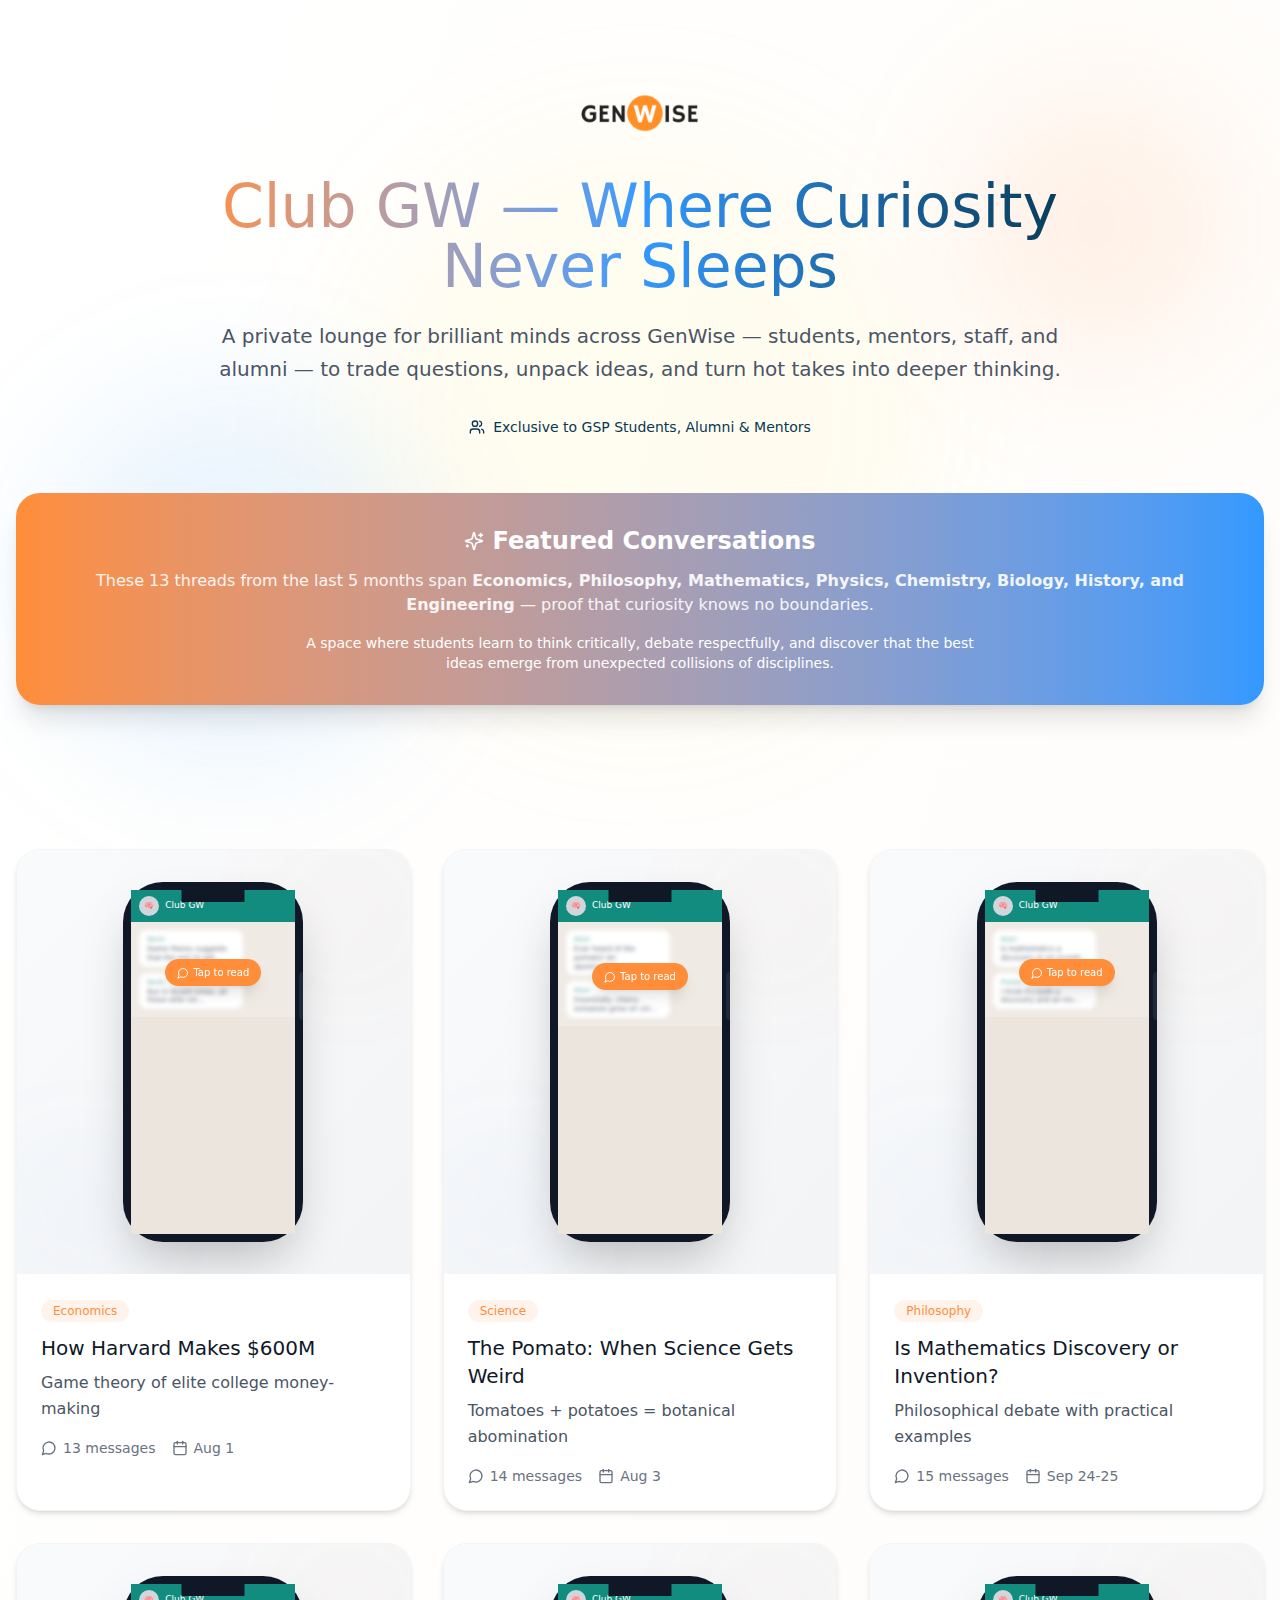
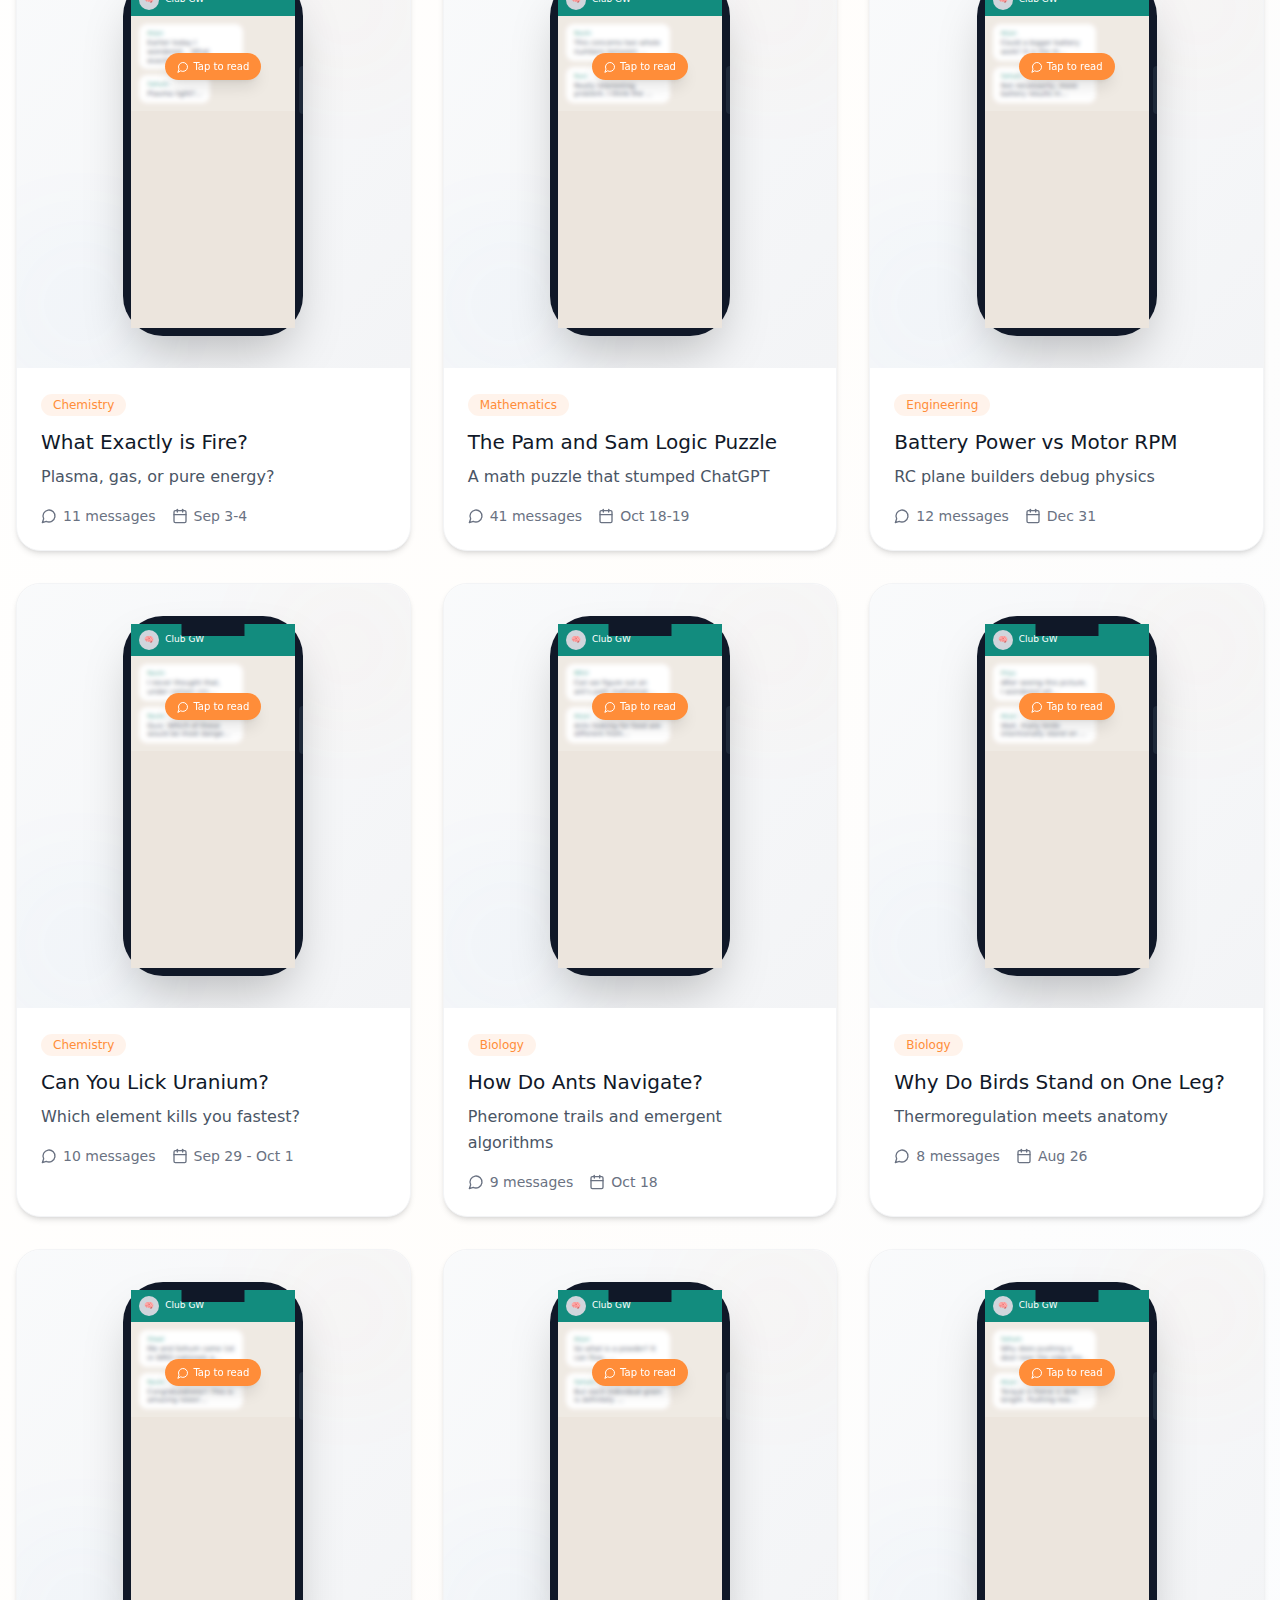
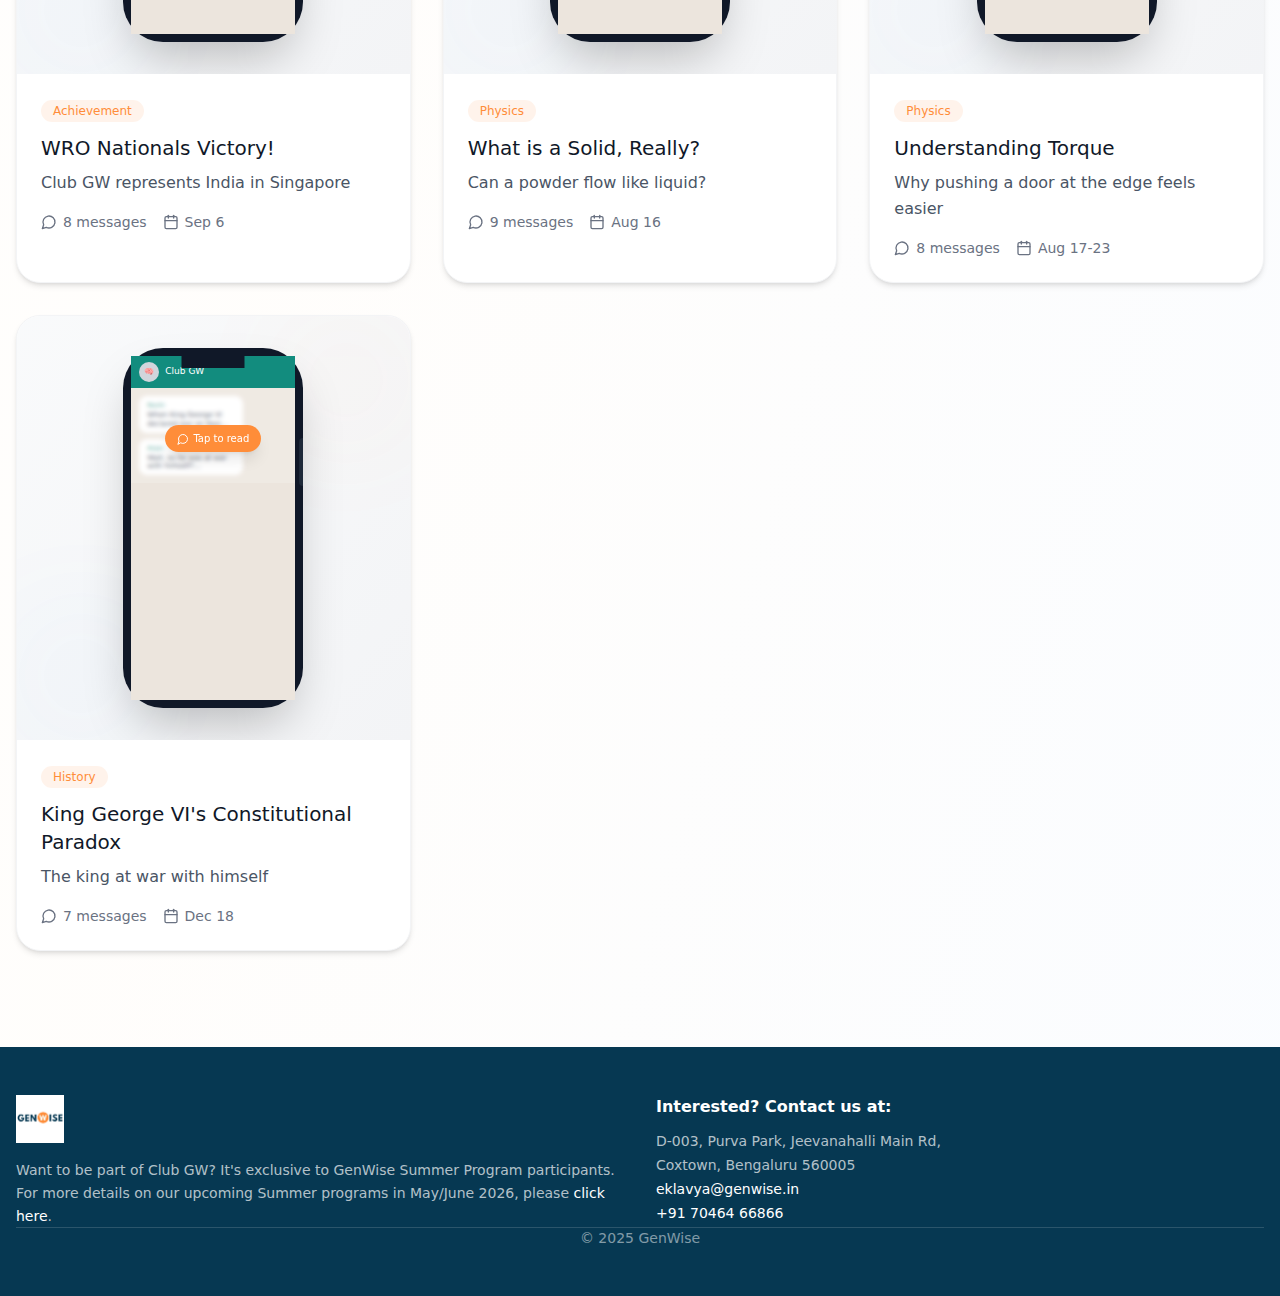
<file: index.html>
<!DOCTYPE html>
  <html lang="en">
    <head>
      <meta charset="UTF-8" />
      <meta name="viewport" content="width=device-width, initial-scale=1.0" />
      <title>Club GW — Where Curiosity Never Sleeps</title>
      <meta name="description" content="A private lounge for brilliant minds across GenWise — students, mentors, staff, and alumni — to trade questions, unpack ideas, and turn hot takes into deeper thinking." />

      <!-- Open Graph / Facebook -->
      <meta property="og:type" content="website" />
      <meta property="og:url" content="https://clubgw.genwise.in/" />
      <meta property="og:title" content="Club GW — Where Curiosity Never Sleeps" />
      <meta property="og:description" content="A private lounge for brilliant minds across GenWise — students, mentors, staff, and alumni — to trade questions, unpack ideas, and turn hot takes into deeper thinking." />
      <meta property="og:image" content="https://clubgw.genwise.in/assets/genwise-logo-DG3XV2PB.png" />

      <!-- Twitter -->
      <meta name="twitter:card" content="summary_large_image" />
      <meta name="twitter:url" content="https://clubgw.genwise.in/" />
      <meta name="twitter:title" content="Club GW — Where Curiosity Never Sleeps" />
      <meta name="twitter:description" content="A private lounge for brilliant minds across GenWise — students, mentors, staff, and alumni — to trade questions, unpack ideas, and turn hot takes into deeper thinking." />
      <meta name="twitter:image" content="https://clubgw.genwise.in/assets/genwise-logo-DG3XV2PB.png" />
      <script type="module" crossorigin src="/assets/index-DvodI_mE.js"></script>
      <link rel="stylesheet" crossorigin href="/assets/index-Daxo3kS1.css">
    </head>

    <body>
      <div id="root"></div>
    </body>
  </html>
</file>
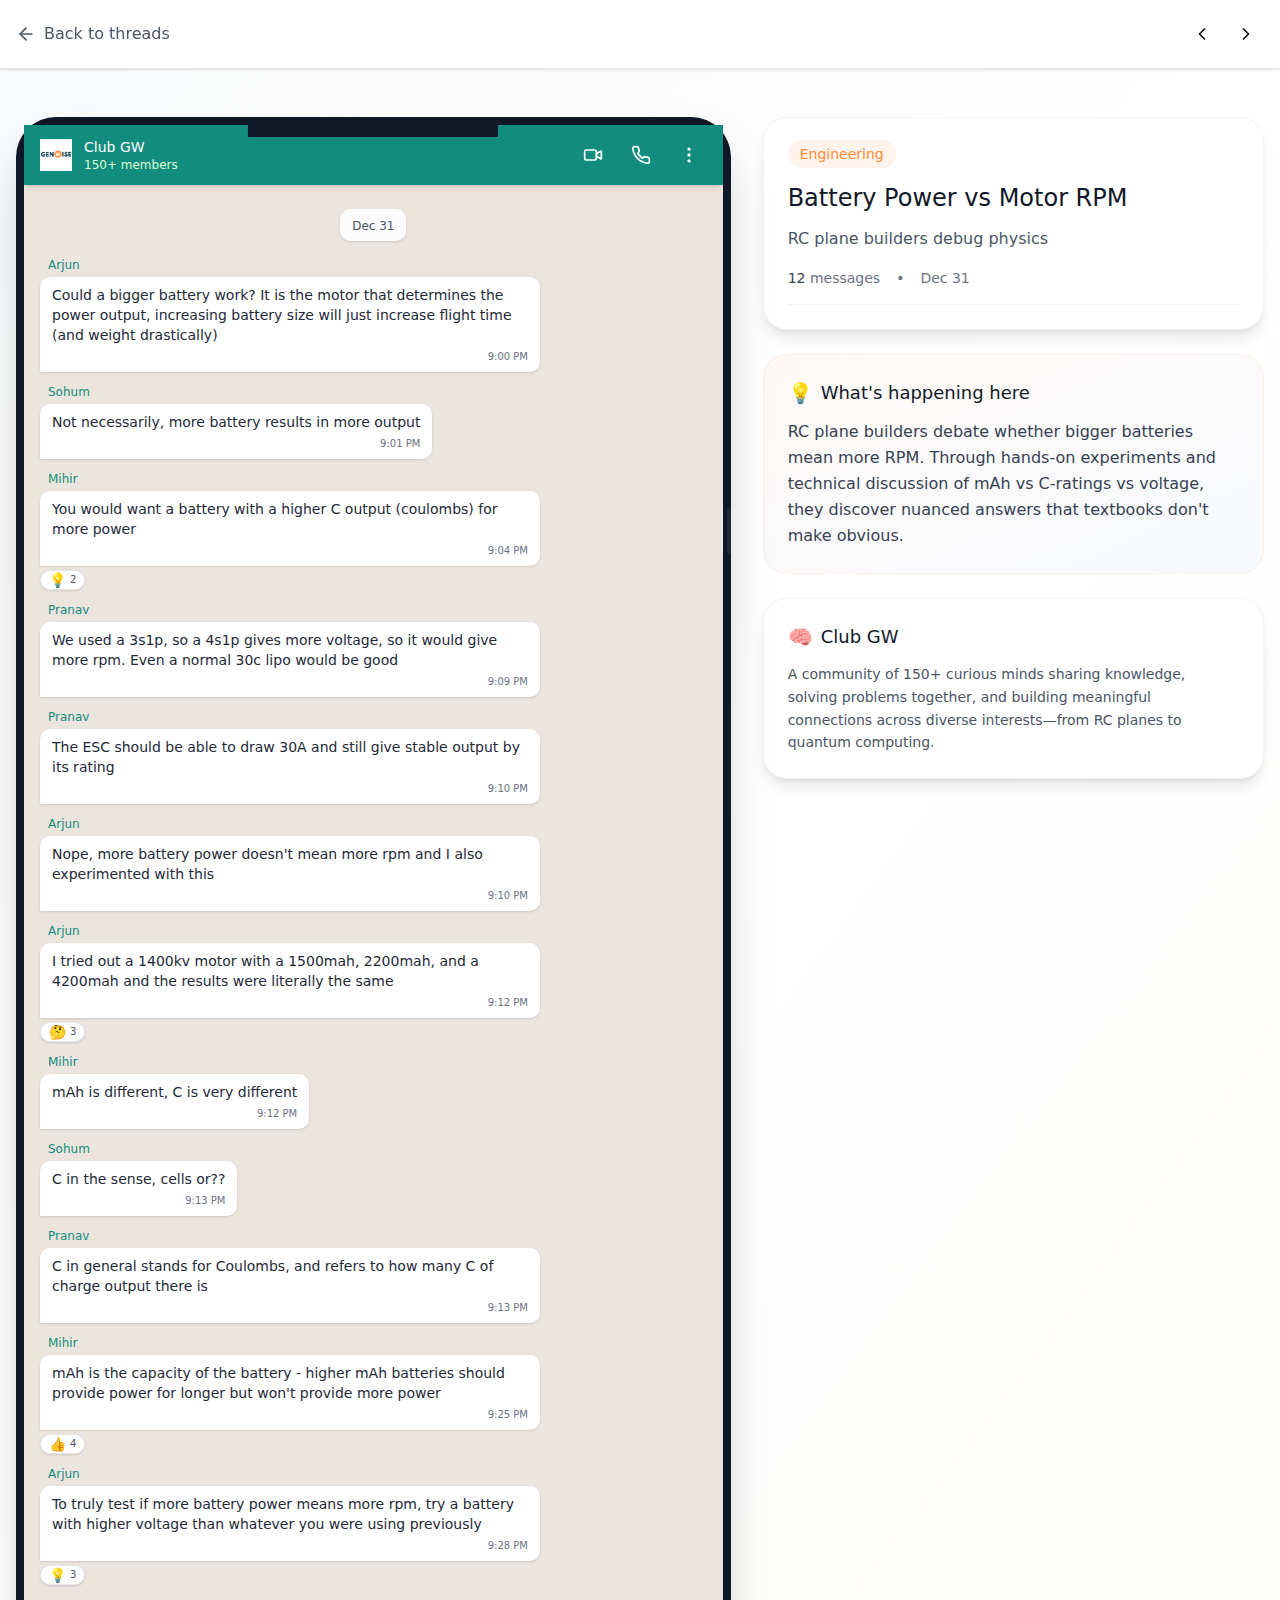
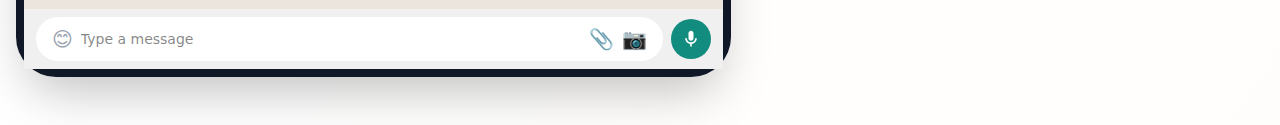
<file: threads/battery-power-vs-motor-rpm/index.html>
<!DOCTYPE html>
  <html lang="en">
    <head>
      <meta charset="UTF-8" />
      <meta name="viewport" content="width=device-width, initial-scale=1.0" />
      <title>Battery Power vs Motor RPM | Club GW</title>
      <meta name="description" content="RC plane builders debug physics — A Engineering discussion from Club GW, GenWise's exclusive community for curious minds." />

      <!-- Open Graph / Facebook -->
      <meta property="og:type" content="website" />
      <meta property="og:url" content="https://clubgw.genwise.in/threads/battery-power-vs-motor-rpm/" />
      <meta property="og:title" content="Battery Power vs Motor RPM | Club GW" />
      <meta property="og:description" content="RC plane builders debug physics — A Engineering discussion from Club GW, GenWise's exclusive community for curious minds." />
      <meta property="og:image" content="https://clubgw.genwise.in/assets/genwise-logo-DG3XV2PB.png" />

      <!-- Twitter -->
      <meta name="twitter:card" content="summary_large_image" />
      <meta name="twitter:url" content="https://clubgw.genwise.in/threads/battery-power-vs-motor-rpm/" />
      <meta name="twitter:title" content="Battery Power vs Motor RPM | Club GW" />
      <meta name="twitter:description" content="RC plane builders debug physics — A Engineering discussion from Club GW, GenWise's exclusive community for curious minds." />
      <meta name="twitter:image" content="https://clubgw.genwise.in/assets/genwise-logo-DG3XV2PB.png" />
      <script type="module" crossorigin src="/assets/index-DvodI_mE.js"></script>
      <link rel="stylesheet" crossorigin href="/assets/index-Daxo3kS1.css">
    </head>

    <body>
      <div id="root" data-thread-id="6" data-thread-slug="battery-power-vs-motor-rpm"></div>
    </body>
  </html>
</file>
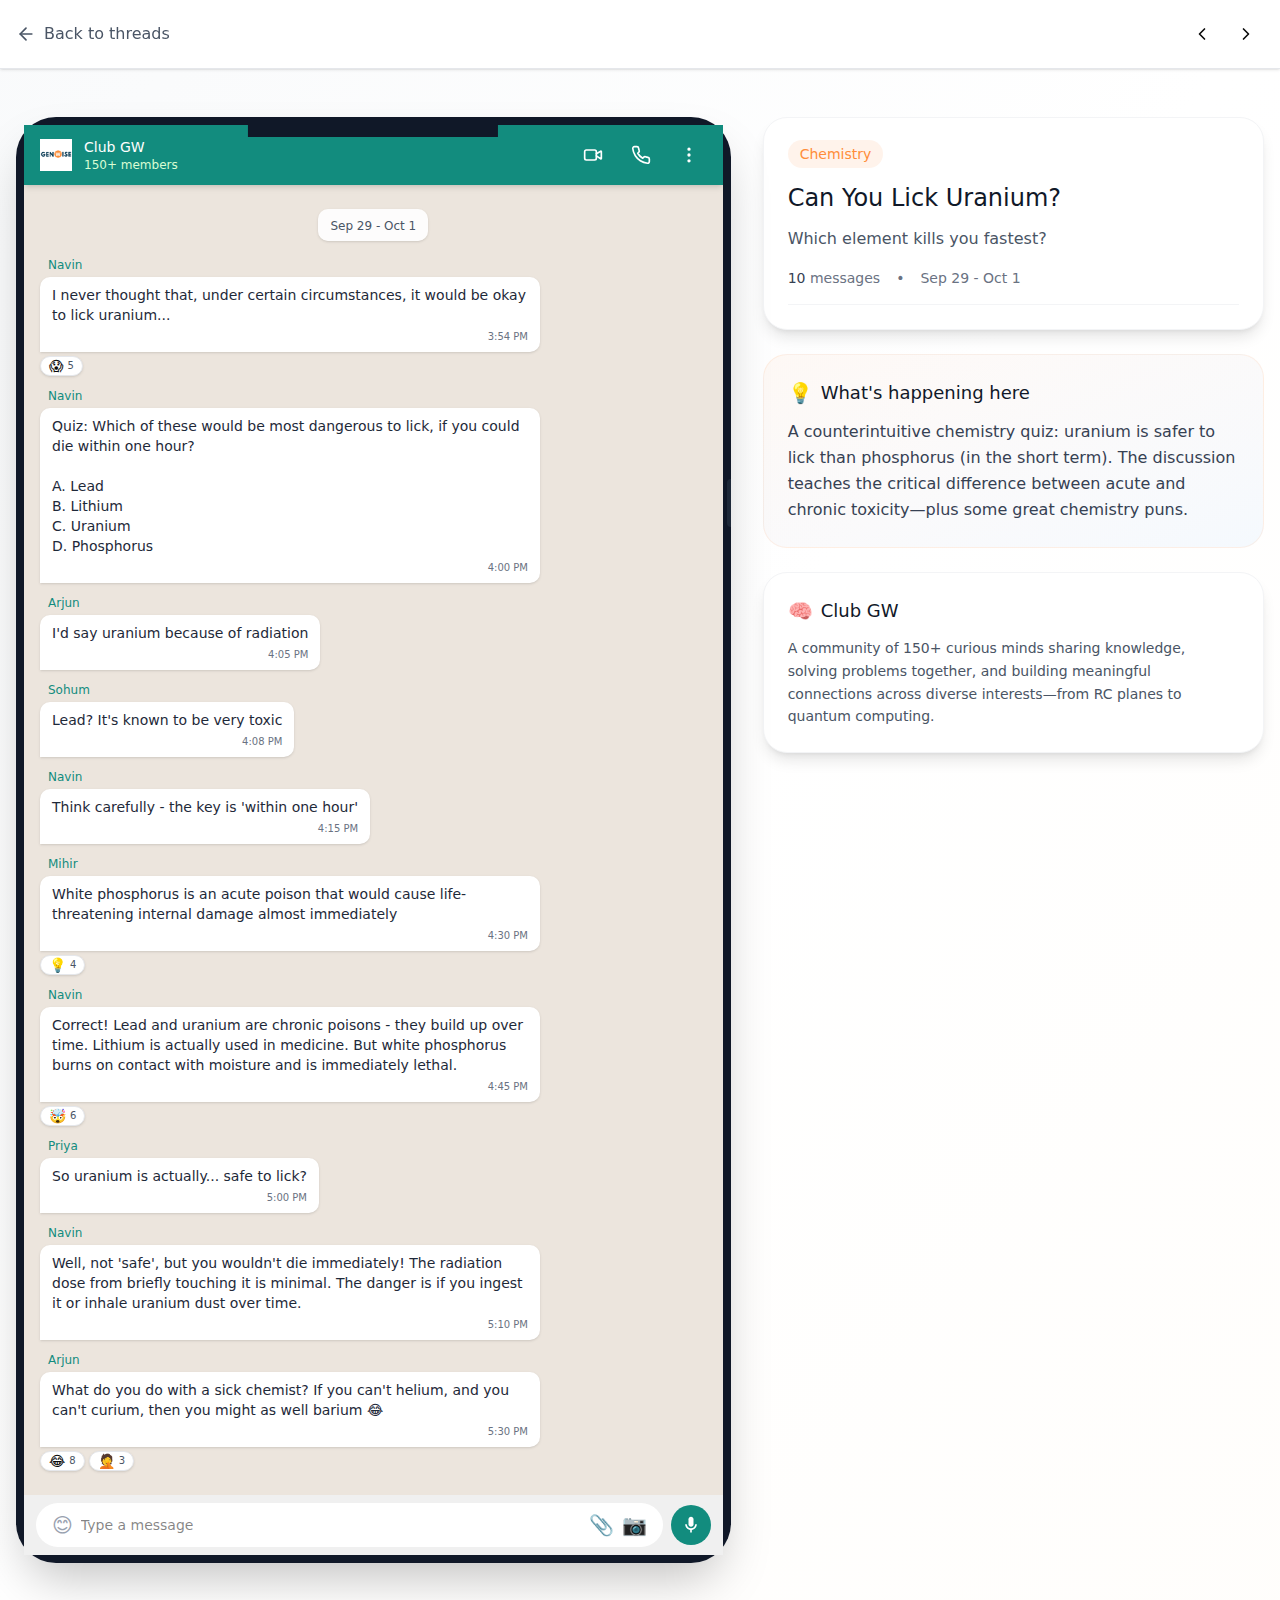
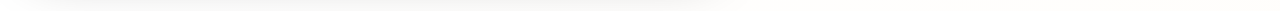
<file: threads/can-you-lick-uranium/index.html>
<!DOCTYPE html>
  <html lang="en">
    <head>
      <meta charset="UTF-8" />
      <meta name="viewport" content="width=device-width, initial-scale=1.0" />
      <title>Can You Lick Uranium? | Club GW</title>
      <meta name="description" content="Which element kills you fastest? — A Chemistry discussion from Club GW, GenWise's exclusive community for curious minds." />

      <!-- Open Graph / Facebook -->
      <meta property="og:type" content="website" />
      <meta property="og:url" content="https://clubgw.genwise.in/threads/can-you-lick-uranium/" />
      <meta property="og:title" content="Can You Lick Uranium? | Club GW" />
      <meta property="og:description" content="Which element kills you fastest? — A Chemistry discussion from Club GW, GenWise's exclusive community for curious minds." />
      <meta property="og:image" content="https://clubgw.genwise.in/assets/genwise-logo-DG3XV2PB.png" />

      <!-- Twitter -->
      <meta name="twitter:card" content="summary_large_image" />
      <meta name="twitter:url" content="https://clubgw.genwise.in/threads/can-you-lick-uranium/" />
      <meta name="twitter:title" content="Can You Lick Uranium? | Club GW" />
      <meta name="twitter:description" content="Which element kills you fastest? — A Chemistry discussion from Club GW, GenWise's exclusive community for curious minds." />
      <meta name="twitter:image" content="https://clubgw.genwise.in/assets/genwise-logo-DG3XV2PB.png" />
      <script type="module" crossorigin src="/assets/index-DvodI_mE.js"></script>
      <link rel="stylesheet" crossorigin href="/assets/index-Daxo3kS1.css">
    </head>

    <body>
      <div id="root" data-thread-id="7" data-thread-slug="can-you-lick-uranium"></div>
    </body>
  </html>
</file>
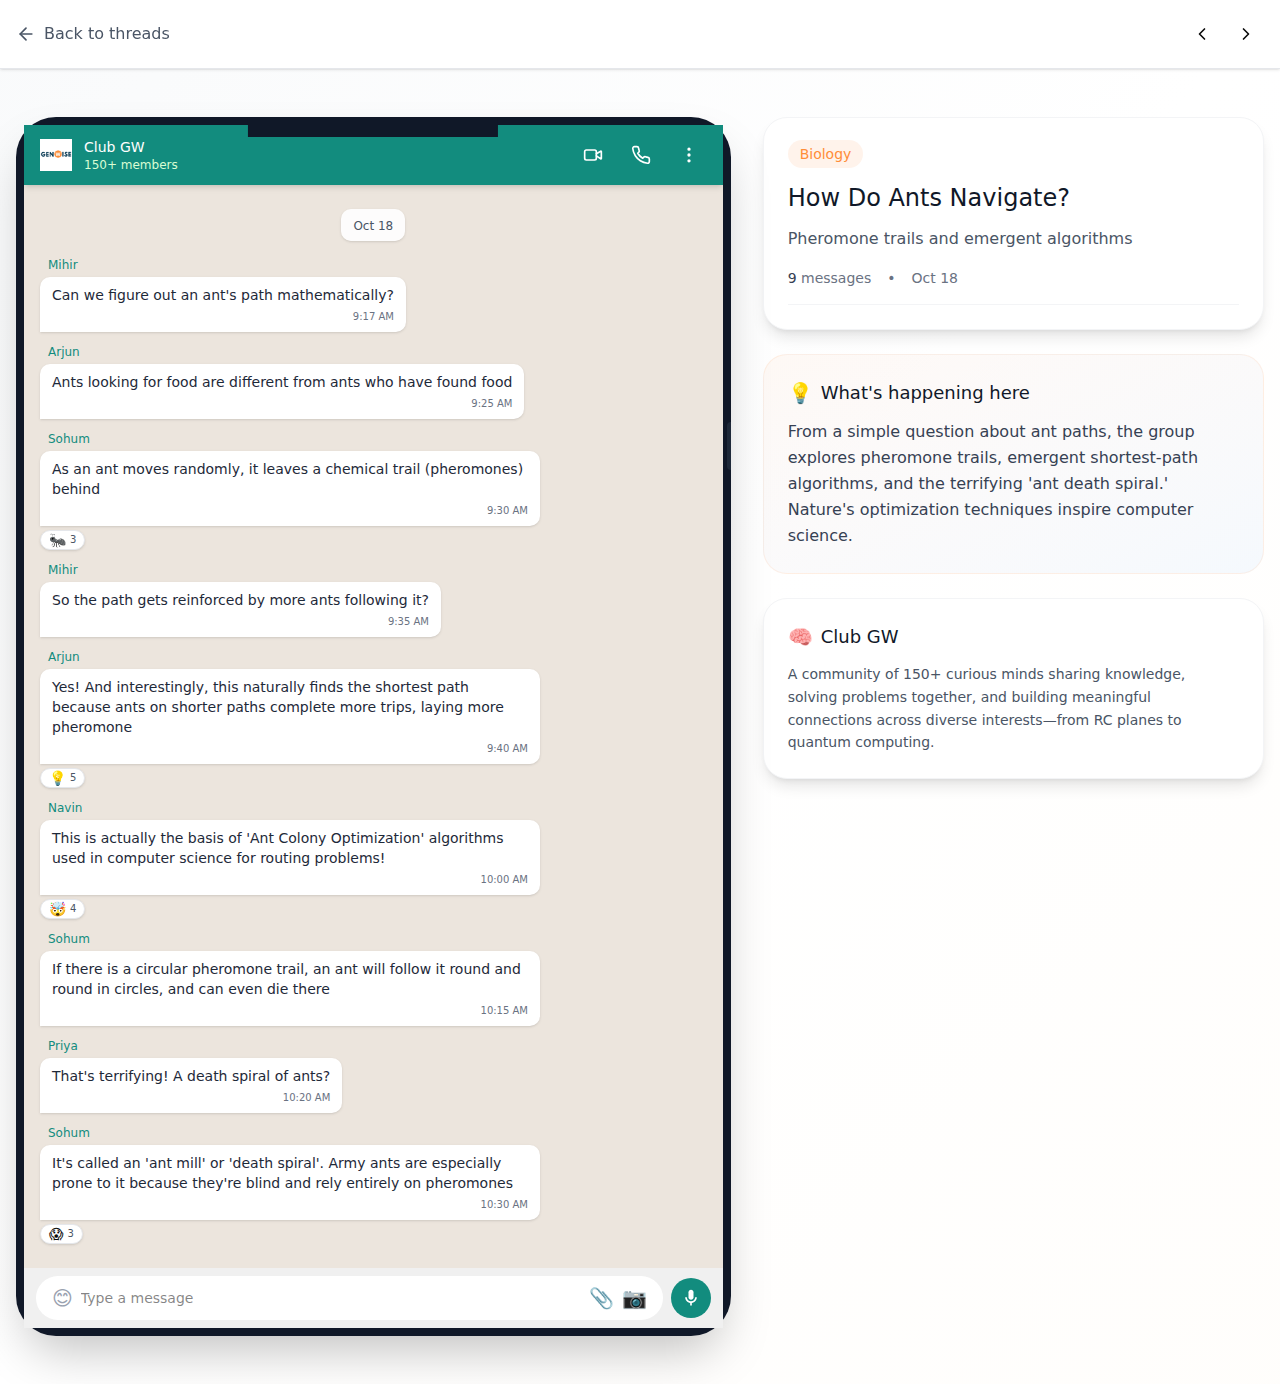
<file: threads/how-do-ants-navigate/index.html>
<!DOCTYPE html>
  <html lang="en">
    <head>
      <meta charset="UTF-8" />
      <meta name="viewport" content="width=device-width, initial-scale=1.0" />
      <title>How Do Ants Navigate? | Club GW</title>
      <meta name="description" content="Pheromone trails and emergent algorithms — A Biology discussion from Club GW, GenWise's exclusive community for curious minds." />

      <!-- Open Graph / Facebook -->
      <meta property="og:type" content="website" />
      <meta property="og:url" content="https://clubgw.genwise.in/threads/how-do-ants-navigate/" />
      <meta property="og:title" content="How Do Ants Navigate? | Club GW" />
      <meta property="og:description" content="Pheromone trails and emergent algorithms — A Biology discussion from Club GW, GenWise's exclusive community for curious minds." />
      <meta property="og:image" content="https://clubgw.genwise.in/assets/genwise-logo-DG3XV2PB.png" />

      <!-- Twitter -->
      <meta name="twitter:card" content="summary_large_image" />
      <meta name="twitter:url" content="https://clubgw.genwise.in/threads/how-do-ants-navigate/" />
      <meta name="twitter:title" content="How Do Ants Navigate? | Club GW" />
      <meta name="twitter:description" content="Pheromone trails and emergent algorithms — A Biology discussion from Club GW, GenWise's exclusive community for curious minds." />
      <meta name="twitter:image" content="https://clubgw.genwise.in/assets/genwise-logo-DG3XV2PB.png" />
      <script type="module" crossorigin src="/assets/index-DvodI_mE.js"></script>
      <link rel="stylesheet" crossorigin href="/assets/index-Daxo3kS1.css">
    </head>

    <body>
      <div id="root" data-thread-id="8" data-thread-slug="how-do-ants-navigate"></div>
    </body>
  </html>
</file>
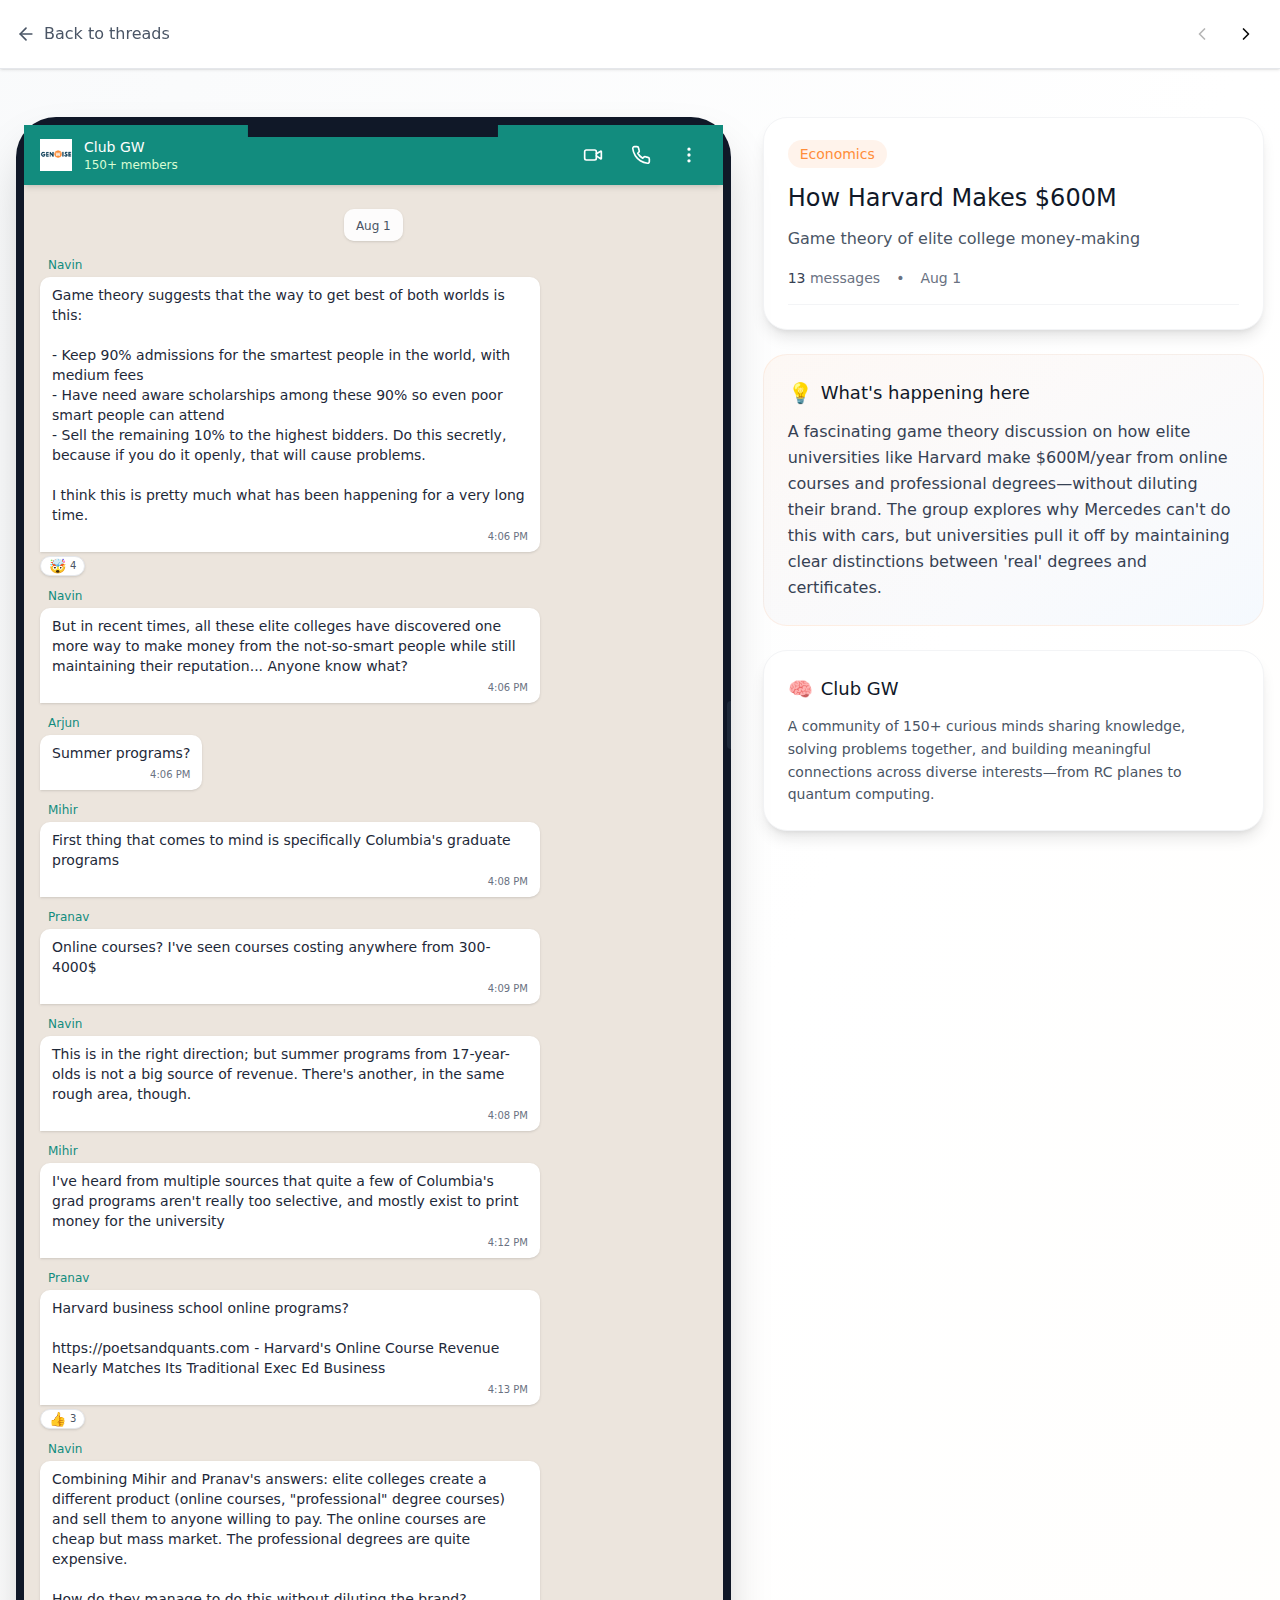
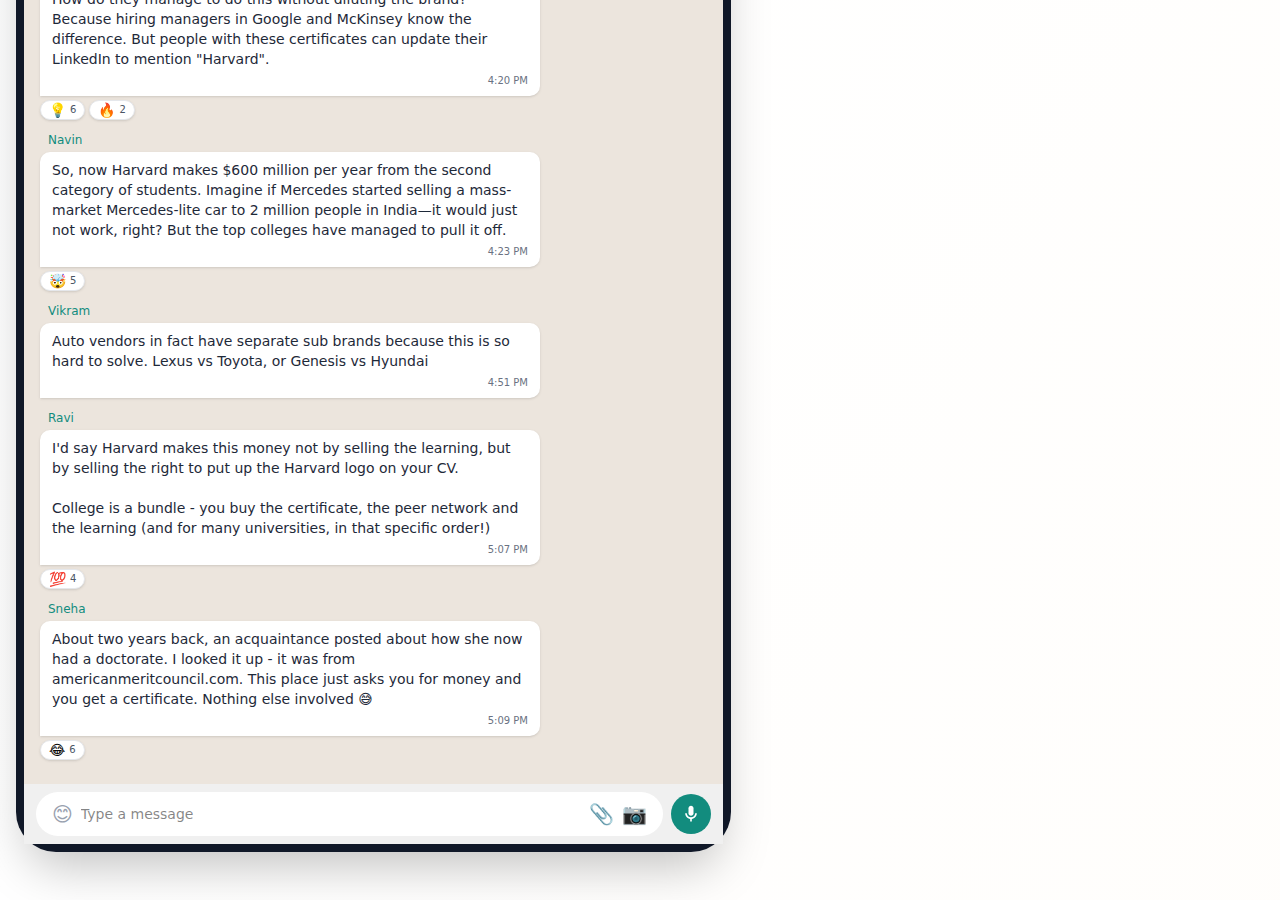
<file: threads/how-harvard-makes-600m/index.html>
<!DOCTYPE html>
  <html lang="en">
    <head>
      <meta charset="UTF-8" />
      <meta name="viewport" content="width=device-width, initial-scale=1.0" />
      <title>How Harvard Makes $600M | Club GW</title>
      <meta name="description" content="Game theory of elite college money-making — A Economics discussion from Club GW, GenWise's exclusive community for curious minds." />

      <!-- Open Graph / Facebook -->
      <meta property="og:type" content="website" />
      <meta property="og:url" content="https://clubgw.genwise.in/threads/how-harvard-makes-600m/" />
      <meta property="og:title" content="How Harvard Makes $600M | Club GW" />
      <meta property="og:description" content="Game theory of elite college money-making — A Economics discussion from Club GW, GenWise's exclusive community for curious minds." />
      <meta property="og:image" content="https://clubgw.genwise.in/assets/genwise-logo-DG3XV2PB.png" />

      <!-- Twitter -->
      <meta name="twitter:card" content="summary_large_image" />
      <meta name="twitter:url" content="https://clubgw.genwise.in/threads/how-harvard-makes-600m/" />
      <meta name="twitter:title" content="How Harvard Makes $600M | Club GW" />
      <meta name="twitter:description" content="Game theory of elite college money-making — A Economics discussion from Club GW, GenWise's exclusive community for curious minds." />
      <meta name="twitter:image" content="https://clubgw.genwise.in/assets/genwise-logo-DG3XV2PB.png" />
      <script type="module" crossorigin src="/assets/index-DvodI_mE.js"></script>
      <link rel="stylesheet" crossorigin href="/assets/index-Daxo3kS1.css">
    </head>

    <body>
      <div id="root" data-thread-id="1" data-thread-slug="how-harvard-makes-600m"></div>
    </body>
  </html>
</file>
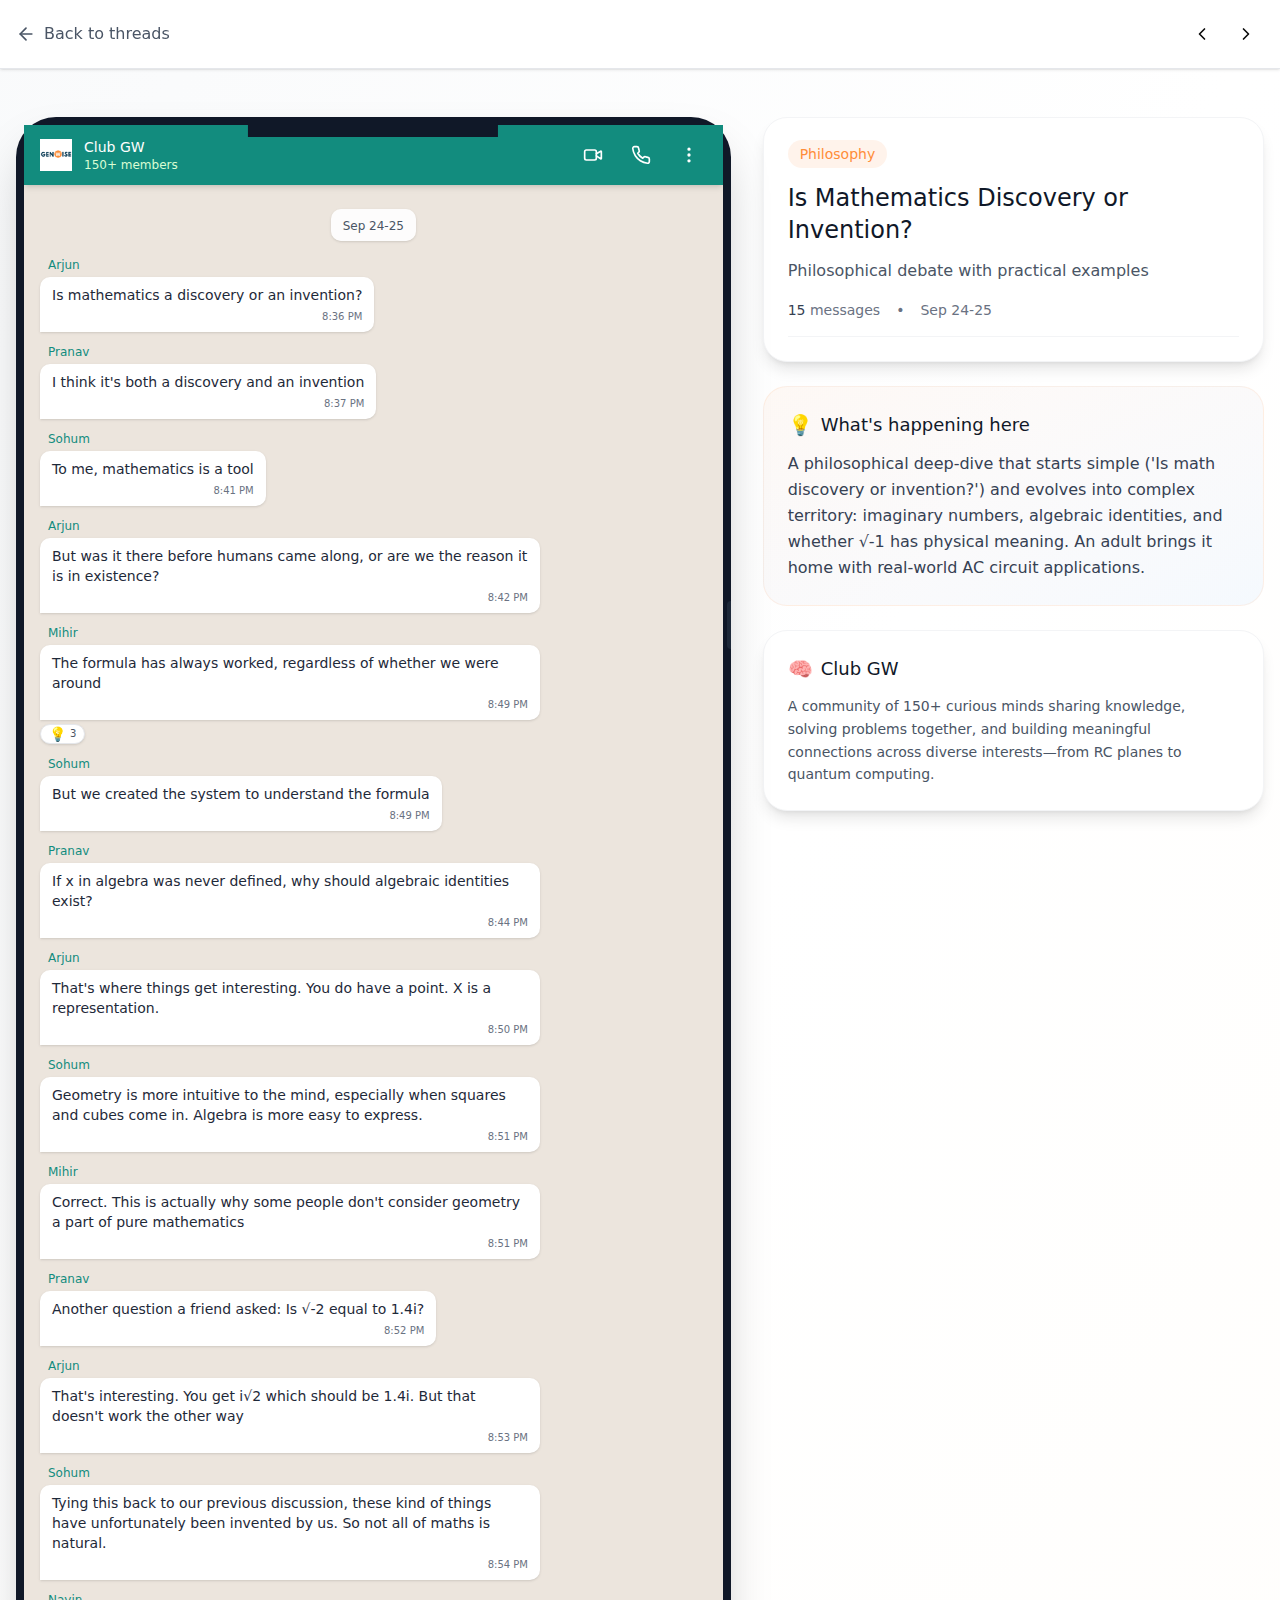
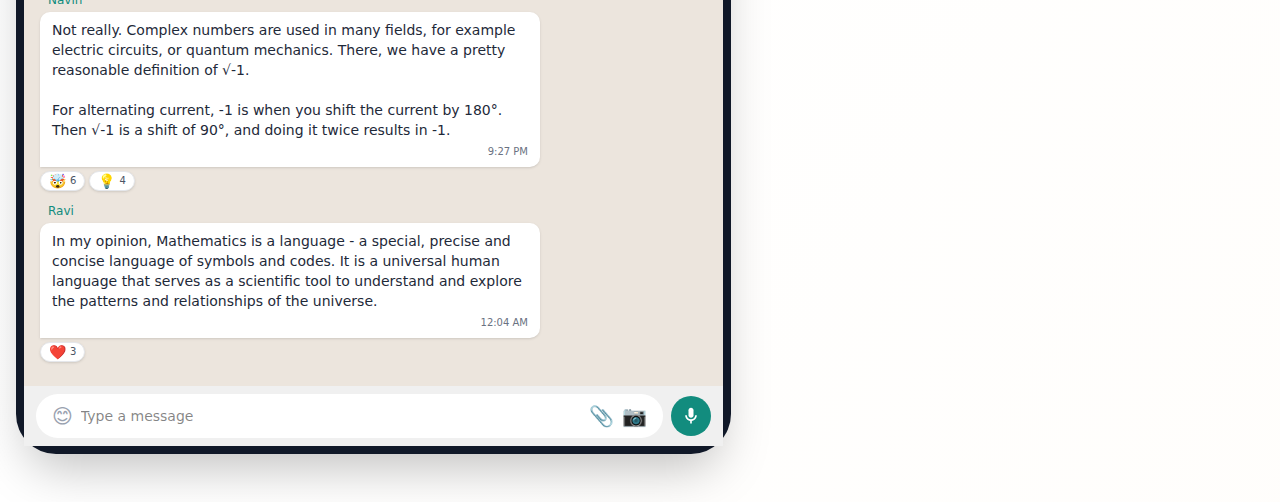
<file: threads/is-mathematics-discovery-or-invention/index.html>
<!DOCTYPE html>
  <html lang="en">
    <head>
      <meta charset="UTF-8" />
      <meta name="viewport" content="width=device-width, initial-scale=1.0" />
      <title>Is Mathematics Discovery or Invention? | Club GW</title>
      <meta name="description" content="Philosophical debate with practical examples — A Philosophy discussion from Club GW, GenWise's exclusive community for curious minds." />

      <!-- Open Graph / Facebook -->
      <meta property="og:type" content="website" />
      <meta property="og:url" content="https://clubgw.genwise.in/threads/is-mathematics-discovery-or-invention/" />
      <meta property="og:title" content="Is Mathematics Discovery or Invention? | Club GW" />
      <meta property="og:description" content="Philosophical debate with practical examples — A Philosophy discussion from Club GW, GenWise's exclusive community for curious minds." />
      <meta property="og:image" content="https://clubgw.genwise.in/assets/genwise-logo-DG3XV2PB.png" />

      <!-- Twitter -->
      <meta name="twitter:card" content="summary_large_image" />
      <meta name="twitter:url" content="https://clubgw.genwise.in/threads/is-mathematics-discovery-or-invention/" />
      <meta name="twitter:title" content="Is Mathematics Discovery or Invention? | Club GW" />
      <meta name="twitter:description" content="Philosophical debate with practical examples — A Philosophy discussion from Club GW, GenWise's exclusive community for curious minds." />
      <meta name="twitter:image" content="https://clubgw.genwise.in/assets/genwise-logo-DG3XV2PB.png" />
      <script type="module" crossorigin src="/assets/index-DvodI_mE.js"></script>
      <link rel="stylesheet" crossorigin href="/assets/index-Daxo3kS1.css">
    </head>

    <body>
      <div id="root" data-thread-id="3" data-thread-slug="is-mathematics-discovery-or-invention"></div>
    </body>
  </html>
</file>
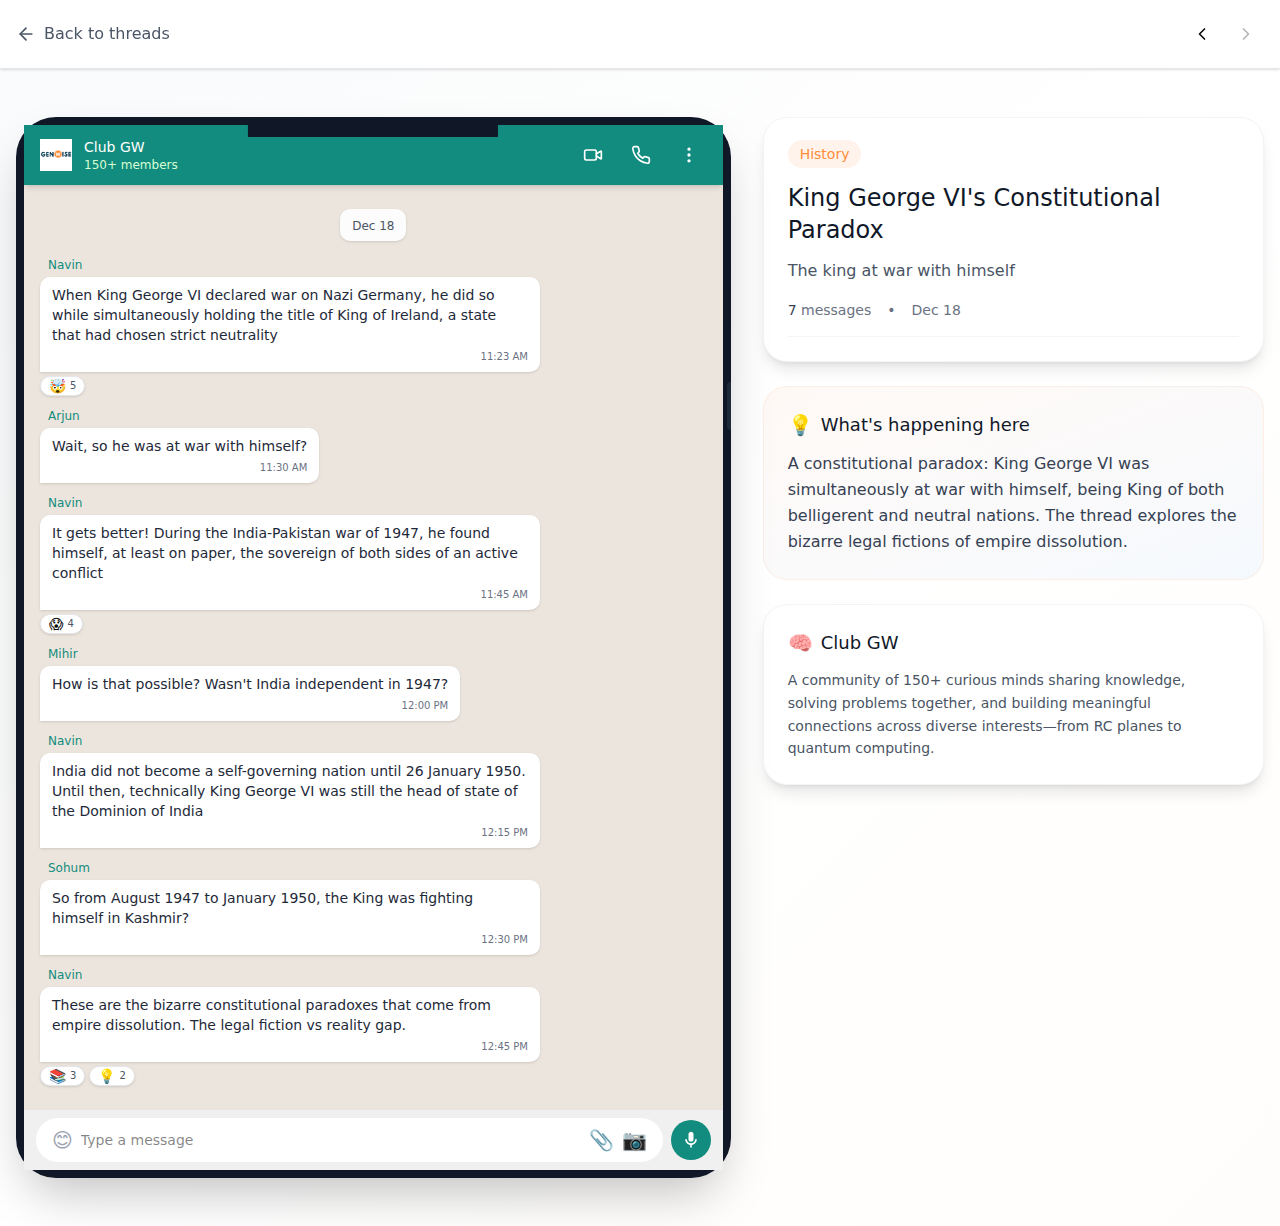
<file: threads/king-george-vi-s-constitutional-paradox/index.html>
<!DOCTYPE html>
  <html lang="en">
    <head>
      <meta charset="UTF-8" />
      <meta name="viewport" content="width=device-width, initial-scale=1.0" />
      <title>King George VI's Constitutional Paradox | Club GW</title>
      <meta name="description" content="The king at war with himself — A History discussion from Club GW, GenWise's exclusive community for curious minds." />

      <!-- Open Graph / Facebook -->
      <meta property="og:type" content="website" />
      <meta property="og:url" content="https://clubgw.genwise.in/threads/king-george-vi-s-constitutional-paradox/" />
      <meta property="og:title" content="King George VI's Constitutional Paradox | Club GW" />
      <meta property="og:description" content="The king at war with himself — A History discussion from Club GW, GenWise's exclusive community for curious minds." />
      <meta property="og:image" content="https://clubgw.genwise.in/assets/genwise-logo-DG3XV2PB.png" />

      <!-- Twitter -->
      <meta name="twitter:card" content="summary_large_image" />
      <meta name="twitter:url" content="https://clubgw.genwise.in/threads/king-george-vi-s-constitutional-paradox/" />
      <meta name="twitter:title" content="King George VI's Constitutional Paradox | Club GW" />
      <meta name="twitter:description" content="The king at war with himself — A History discussion from Club GW, GenWise's exclusive community for curious minds." />
      <meta name="twitter:image" content="https://clubgw.genwise.in/assets/genwise-logo-DG3XV2PB.png" />
      <script type="module" crossorigin src="/assets/index-DvodI_mE.js"></script>
      <link rel="stylesheet" crossorigin href="/assets/index-Daxo3kS1.css">
    </head>

    <body>
      <div id="root" data-thread-id="13" data-thread-slug="king-george-vi-s-constitutional-paradox"></div>
    </body>
  </html>
</file>
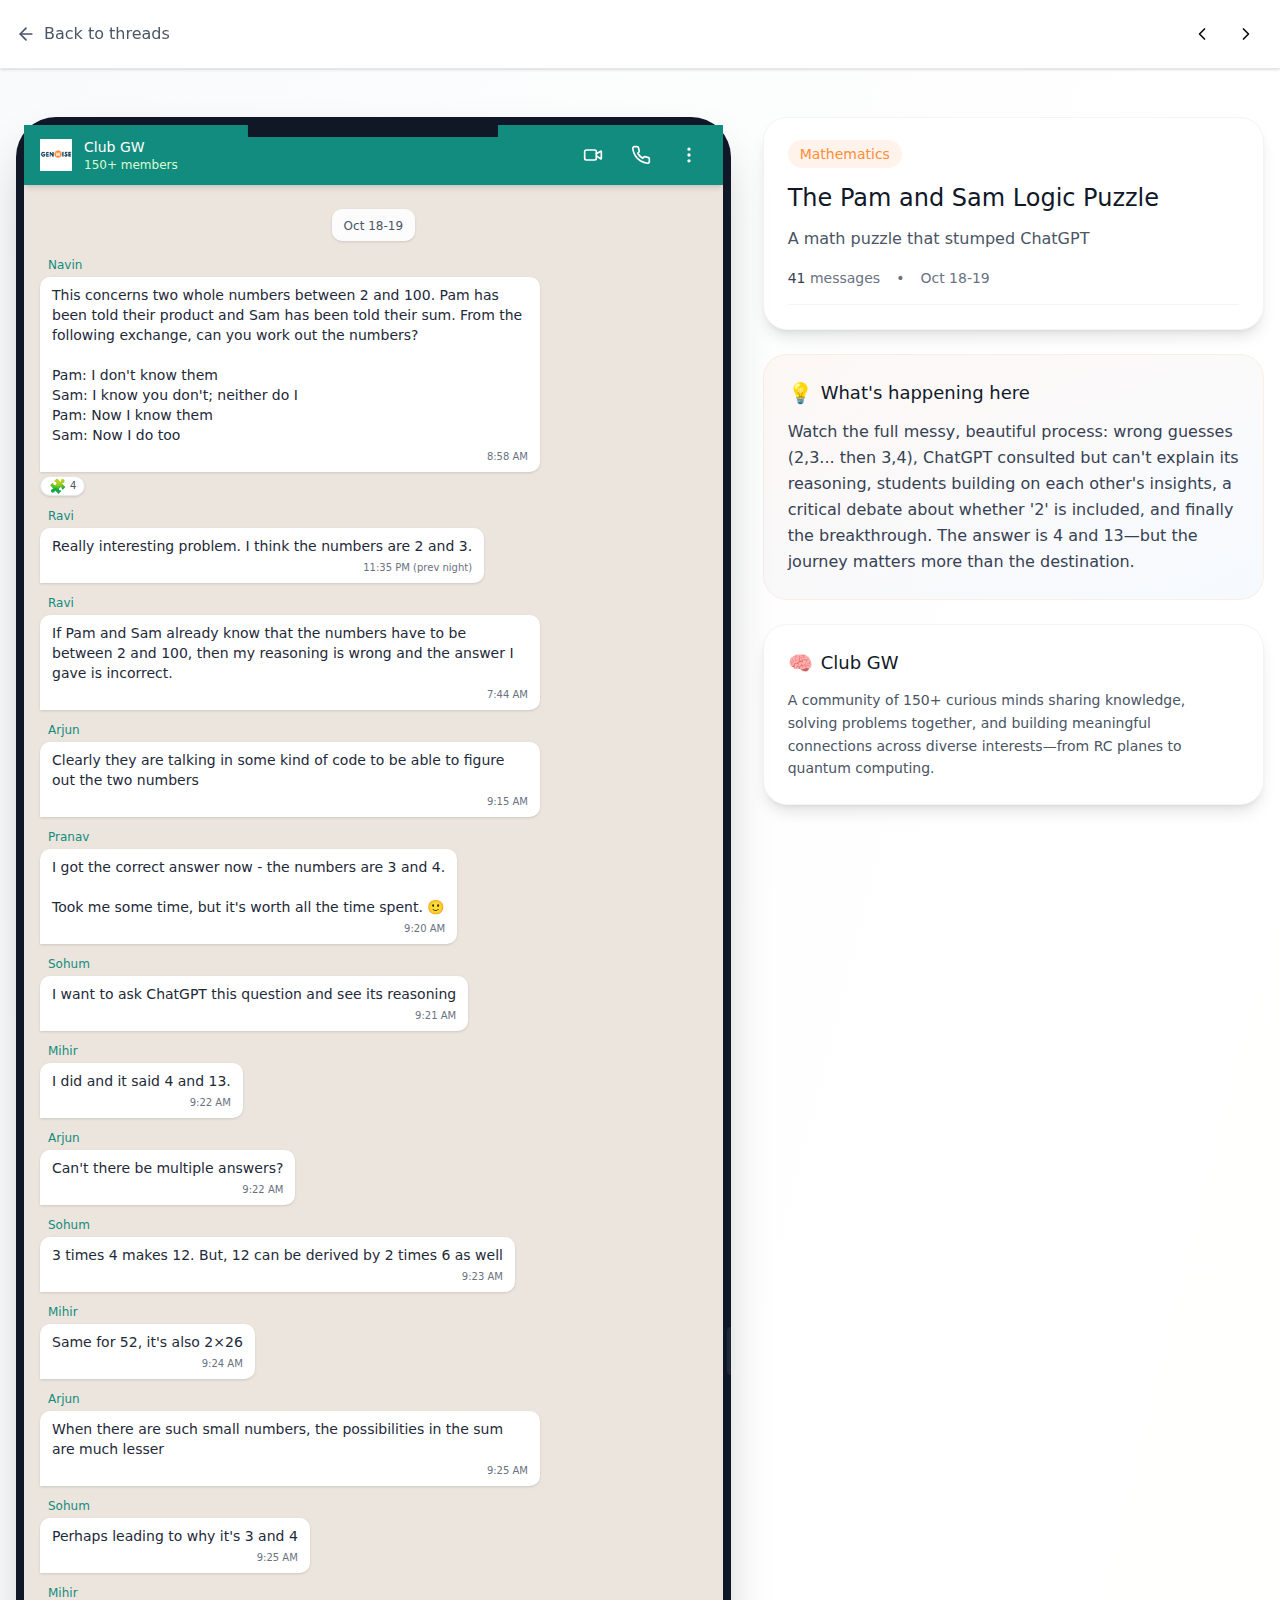
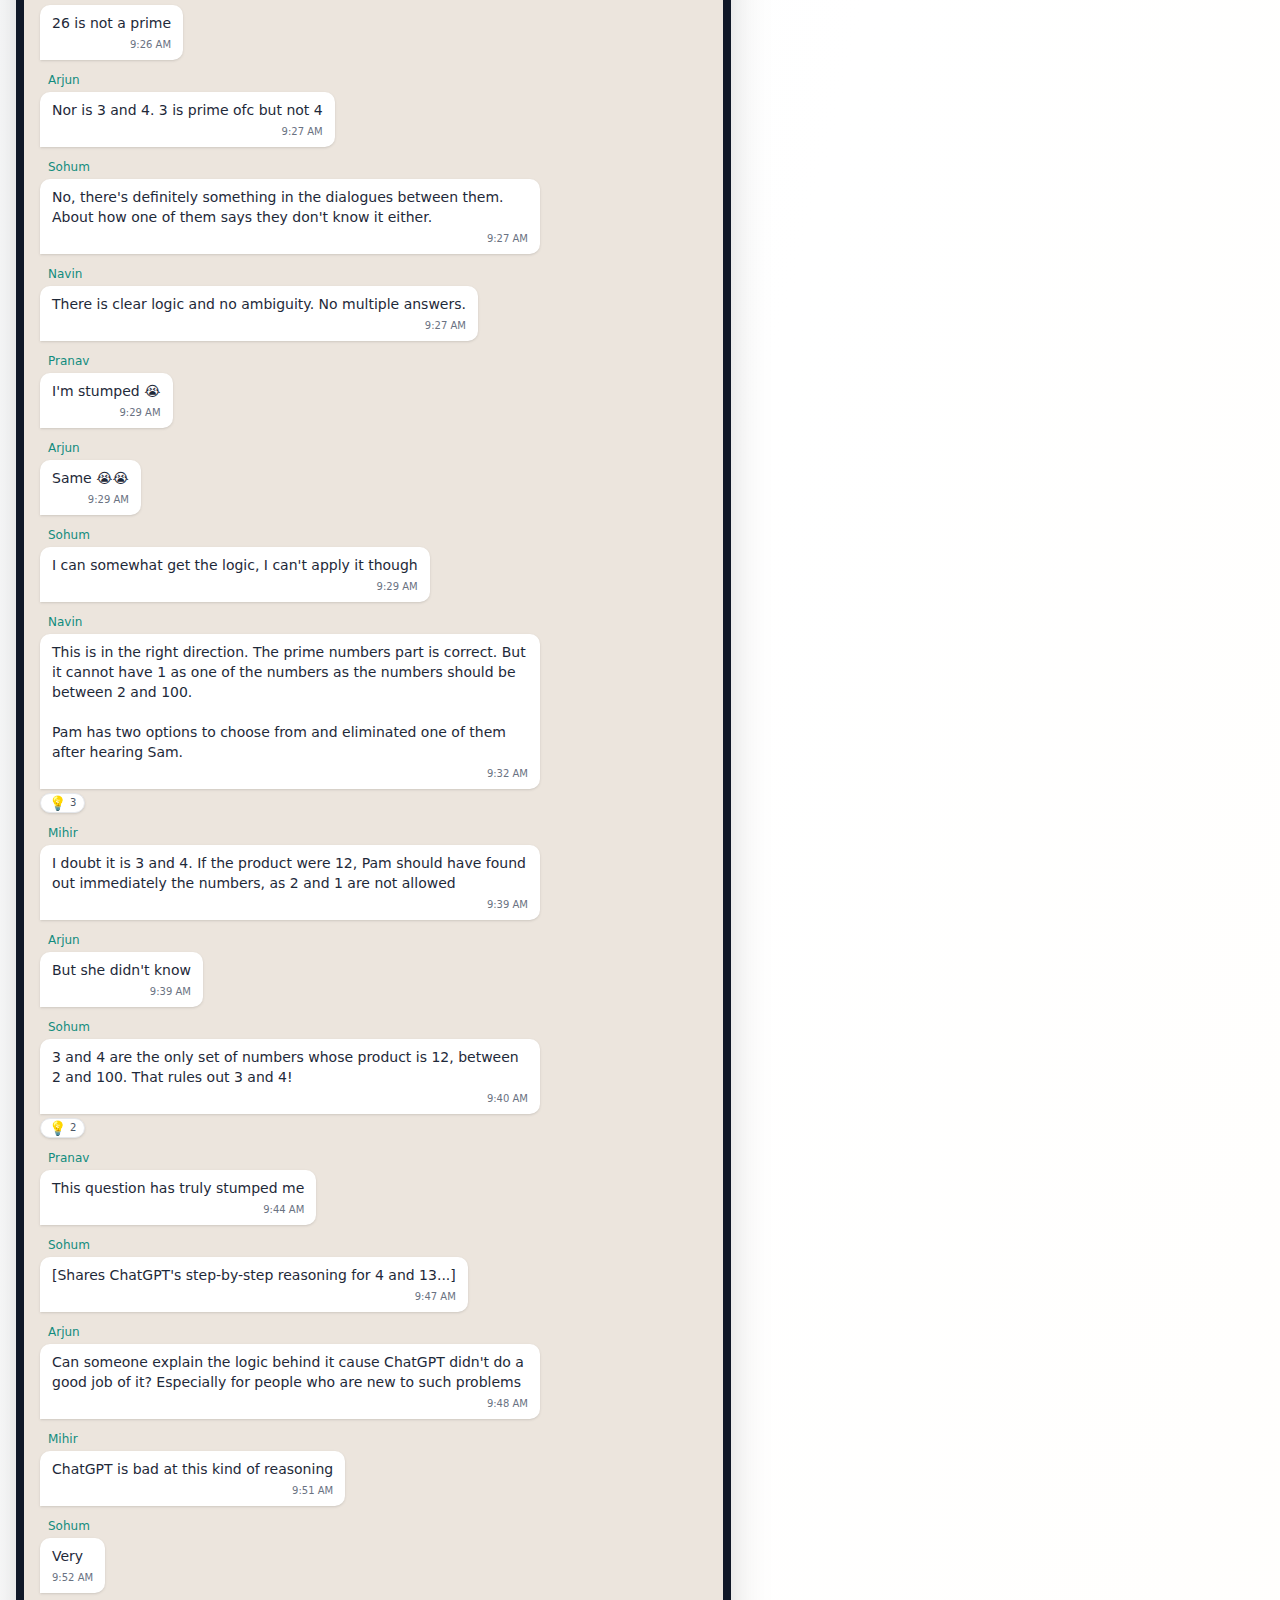
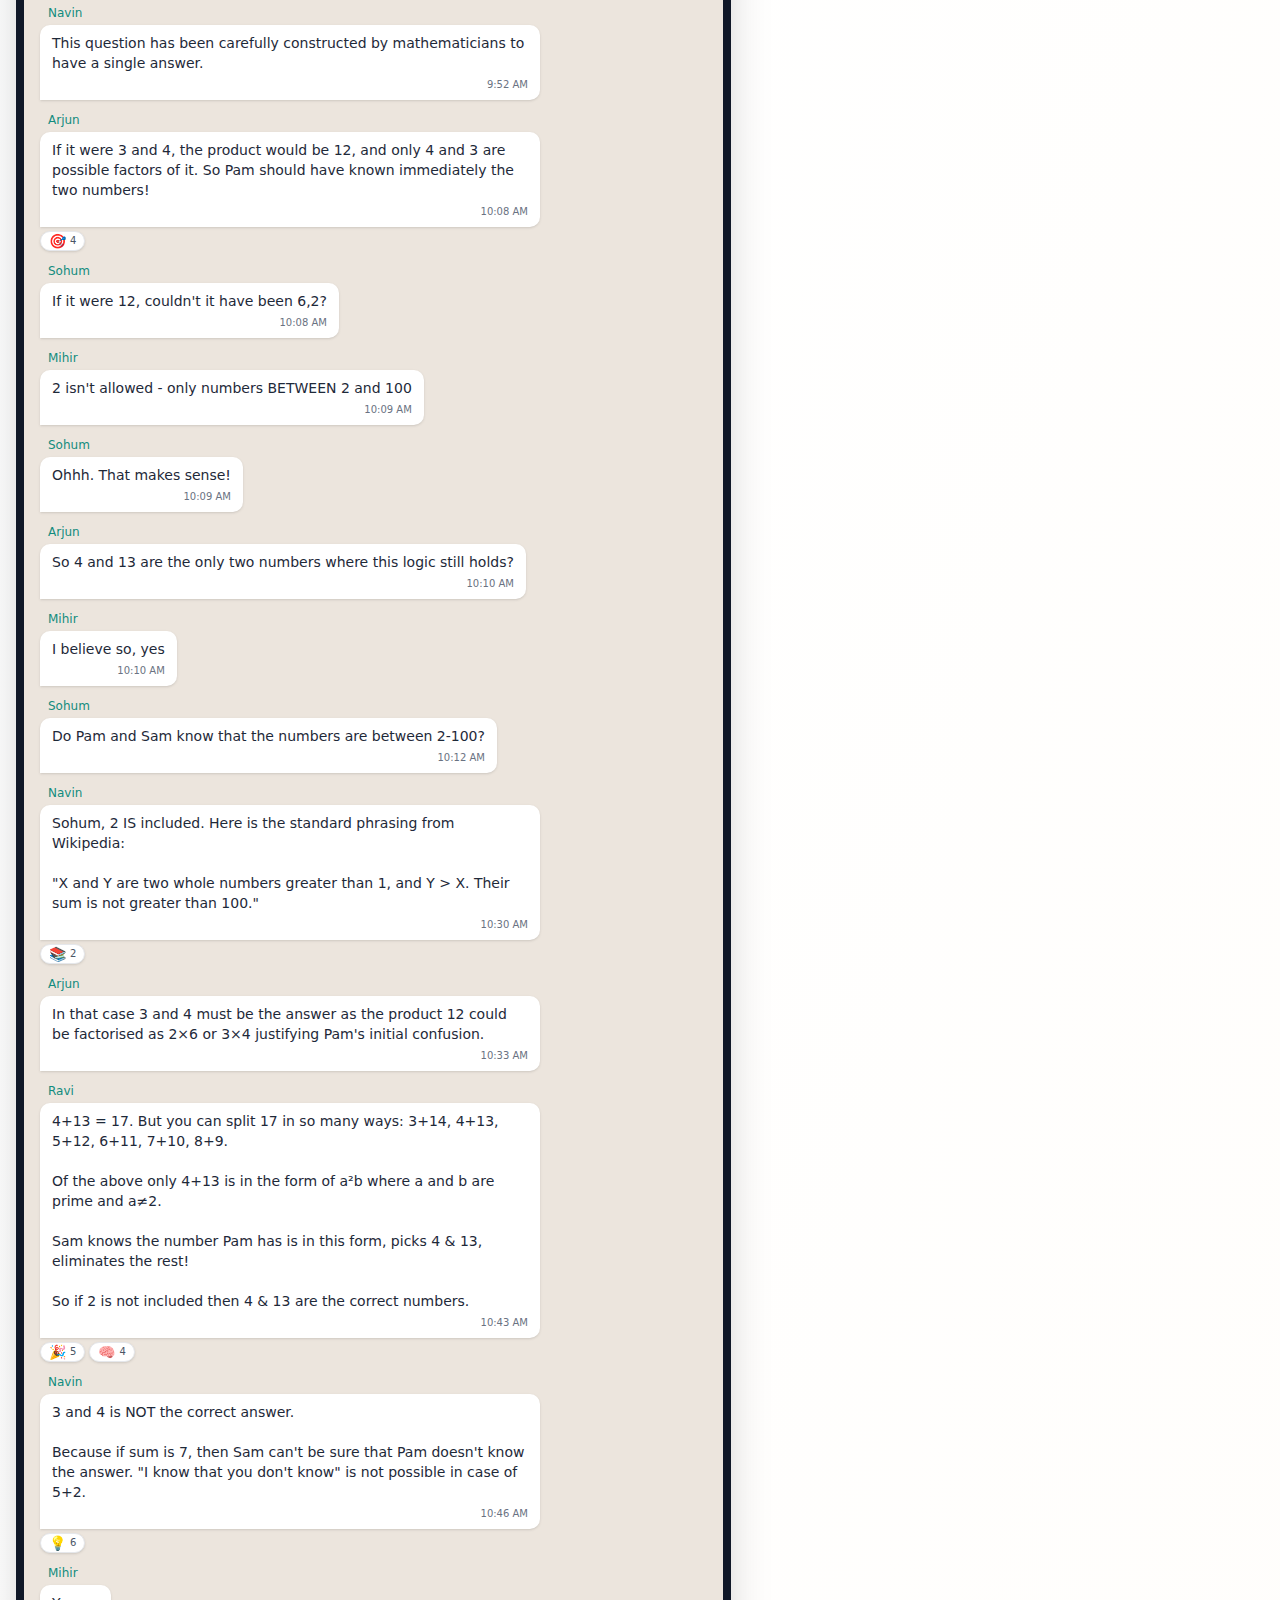
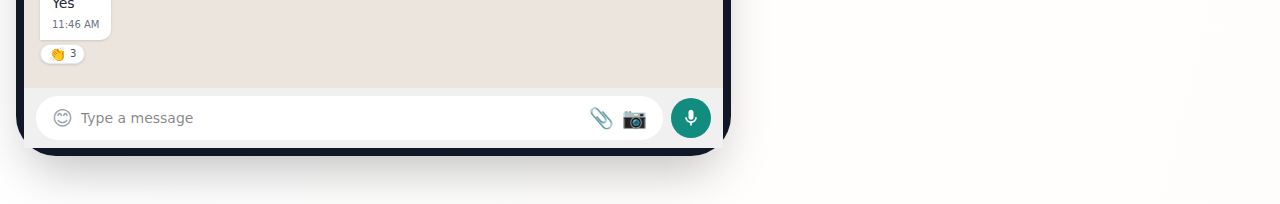
<file: threads/the-pam-and-sam-logic-puzzle/index.html>
<!DOCTYPE html>
  <html lang="en">
    <head>
      <meta charset="UTF-8" />
      <meta name="viewport" content="width=device-width, initial-scale=1.0" />
      <title>The Pam and Sam Logic Puzzle | Club GW</title>
      <meta name="description" content="A math puzzle that stumped ChatGPT — A Mathematics discussion from Club GW, GenWise's exclusive community for curious minds." />

      <!-- Open Graph / Facebook -->
      <meta property="og:type" content="website" />
      <meta property="og:url" content="https://clubgw.genwise.in/threads/the-pam-and-sam-logic-puzzle/" />
      <meta property="og:title" content="The Pam and Sam Logic Puzzle | Club GW" />
      <meta property="og:description" content="A math puzzle that stumped ChatGPT — A Mathematics discussion from Club GW, GenWise's exclusive community for curious minds." />
      <meta property="og:image" content="https://clubgw.genwise.in/assets/genwise-logo-DG3XV2PB.png" />

      <!-- Twitter -->
      <meta name="twitter:card" content="summary_large_image" />
      <meta name="twitter:url" content="https://clubgw.genwise.in/threads/the-pam-and-sam-logic-puzzle/" />
      <meta name="twitter:title" content="The Pam and Sam Logic Puzzle | Club GW" />
      <meta name="twitter:description" content="A math puzzle that stumped ChatGPT — A Mathematics discussion from Club GW, GenWise's exclusive community for curious minds." />
      <meta name="twitter:image" content="https://clubgw.genwise.in/assets/genwise-logo-DG3XV2PB.png" />
      <script type="module" crossorigin src="/assets/index-DvodI_mE.js"></script>
      <link rel="stylesheet" crossorigin href="/assets/index-Daxo3kS1.css">
    </head>

    <body>
      <div id="root" data-thread-id="5" data-thread-slug="the-pam-and-sam-logic-puzzle"></div>
    </body>
  </html>
</file>
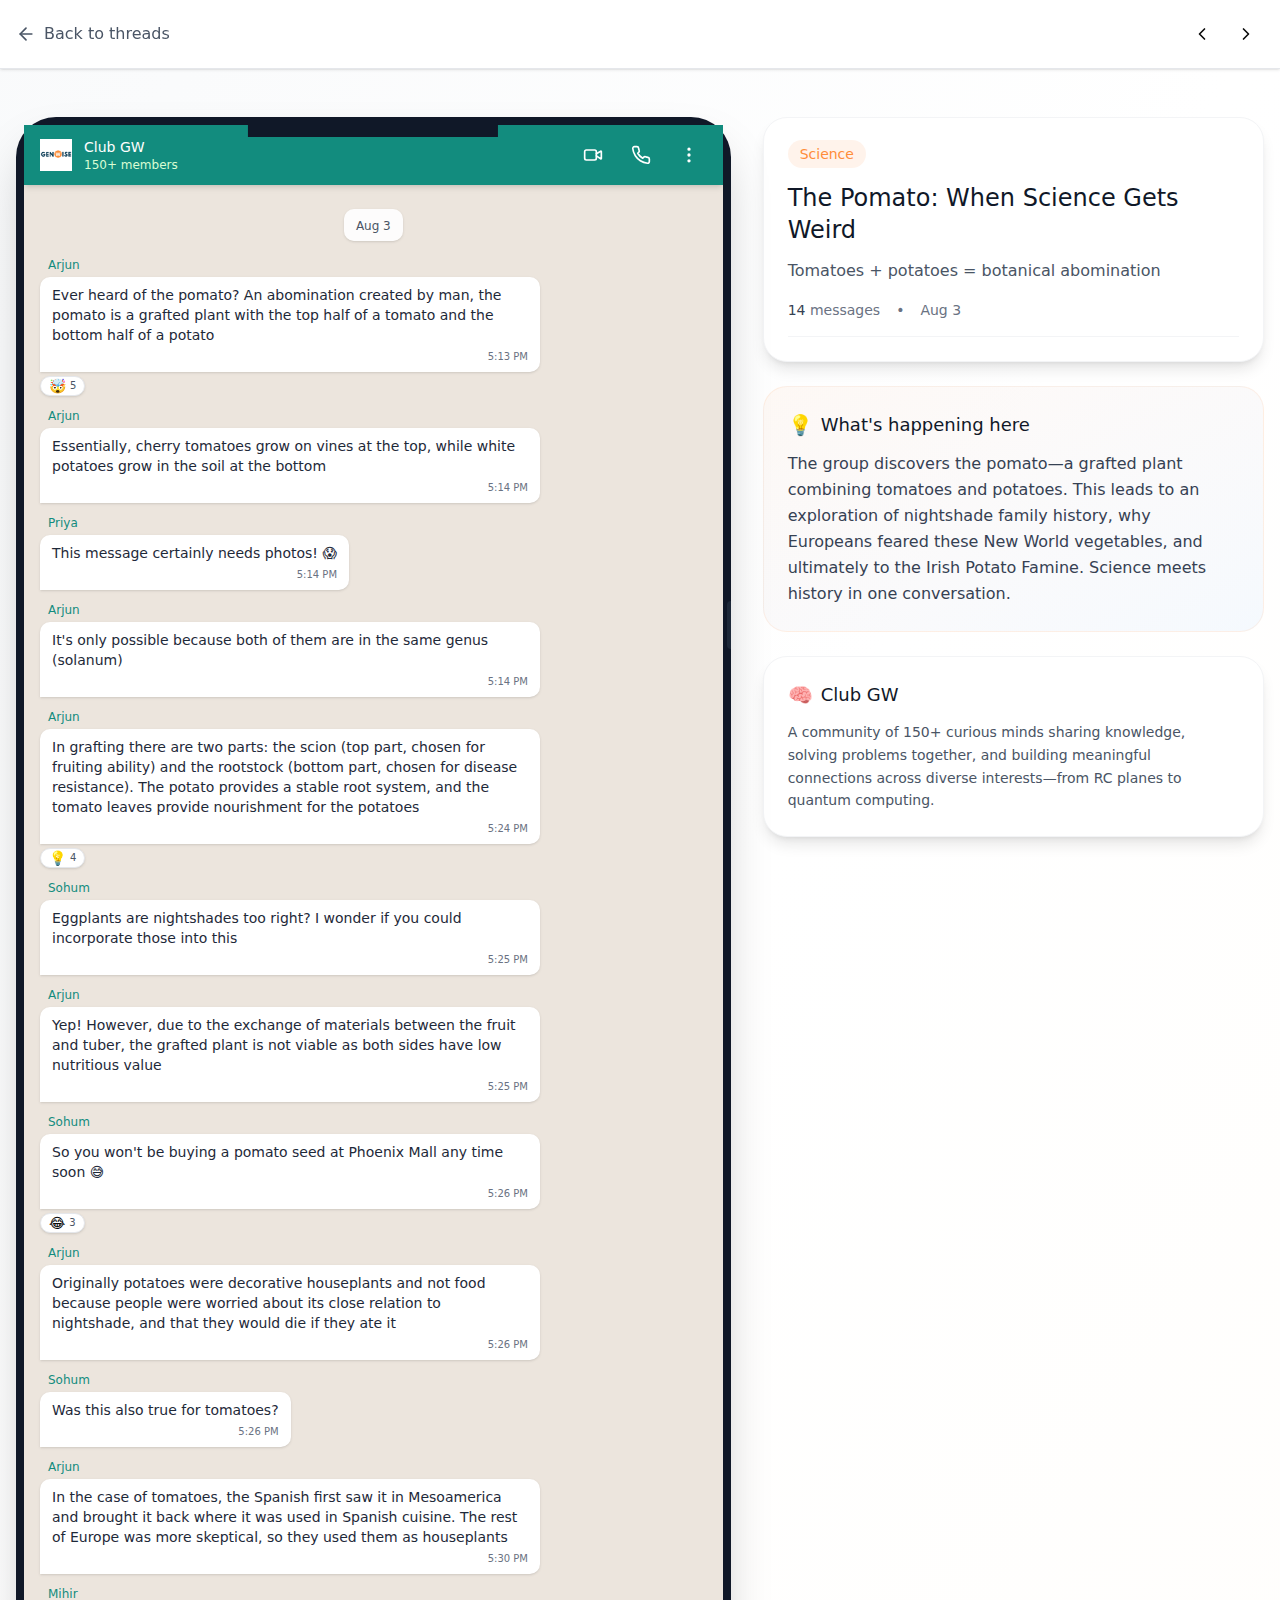
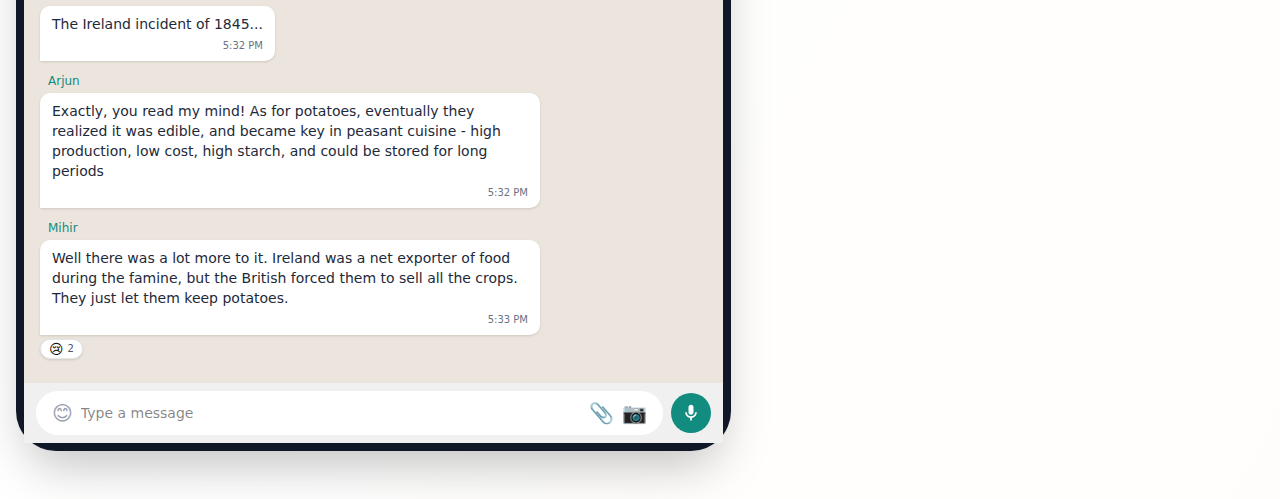
<file: threads/the-pomato-when-science-gets-weird/index.html>
<!DOCTYPE html>
  <html lang="en">
    <head>
      <meta charset="UTF-8" />
      <meta name="viewport" content="width=device-width, initial-scale=1.0" />
      <title>The Pomato: When Science Gets Weird | Club GW</title>
      <meta name="description" content="Tomatoes + potatoes = botanical abomination — A Science discussion from Club GW, GenWise's exclusive community for curious minds." />

      <!-- Open Graph / Facebook -->
      <meta property="og:type" content="website" />
      <meta property="og:url" content="https://clubgw.genwise.in/threads/the-pomato-when-science-gets-weird/" />
      <meta property="og:title" content="The Pomato: When Science Gets Weird | Club GW" />
      <meta property="og:description" content="Tomatoes + potatoes = botanical abomination — A Science discussion from Club GW, GenWise's exclusive community for curious minds." />
      <meta property="og:image" content="https://clubgw.genwise.in/assets/genwise-logo-DG3XV2PB.png" />

      <!-- Twitter -->
      <meta name="twitter:card" content="summary_large_image" />
      <meta name="twitter:url" content="https://clubgw.genwise.in/threads/the-pomato-when-science-gets-weird/" />
      <meta name="twitter:title" content="The Pomato: When Science Gets Weird | Club GW" />
      <meta name="twitter:description" content="Tomatoes + potatoes = botanical abomination — A Science discussion from Club GW, GenWise's exclusive community for curious minds." />
      <meta name="twitter:image" content="https://clubgw.genwise.in/assets/genwise-logo-DG3XV2PB.png" />
      <script type="module" crossorigin src="/assets/index-DvodI_mE.js"></script>
      <link rel="stylesheet" crossorigin href="/assets/index-Daxo3kS1.css">
    </head>

    <body>
      <div id="root" data-thread-id="2" data-thread-slug="the-pomato-when-science-gets-weird"></div>
    </body>
  </html>
</file>
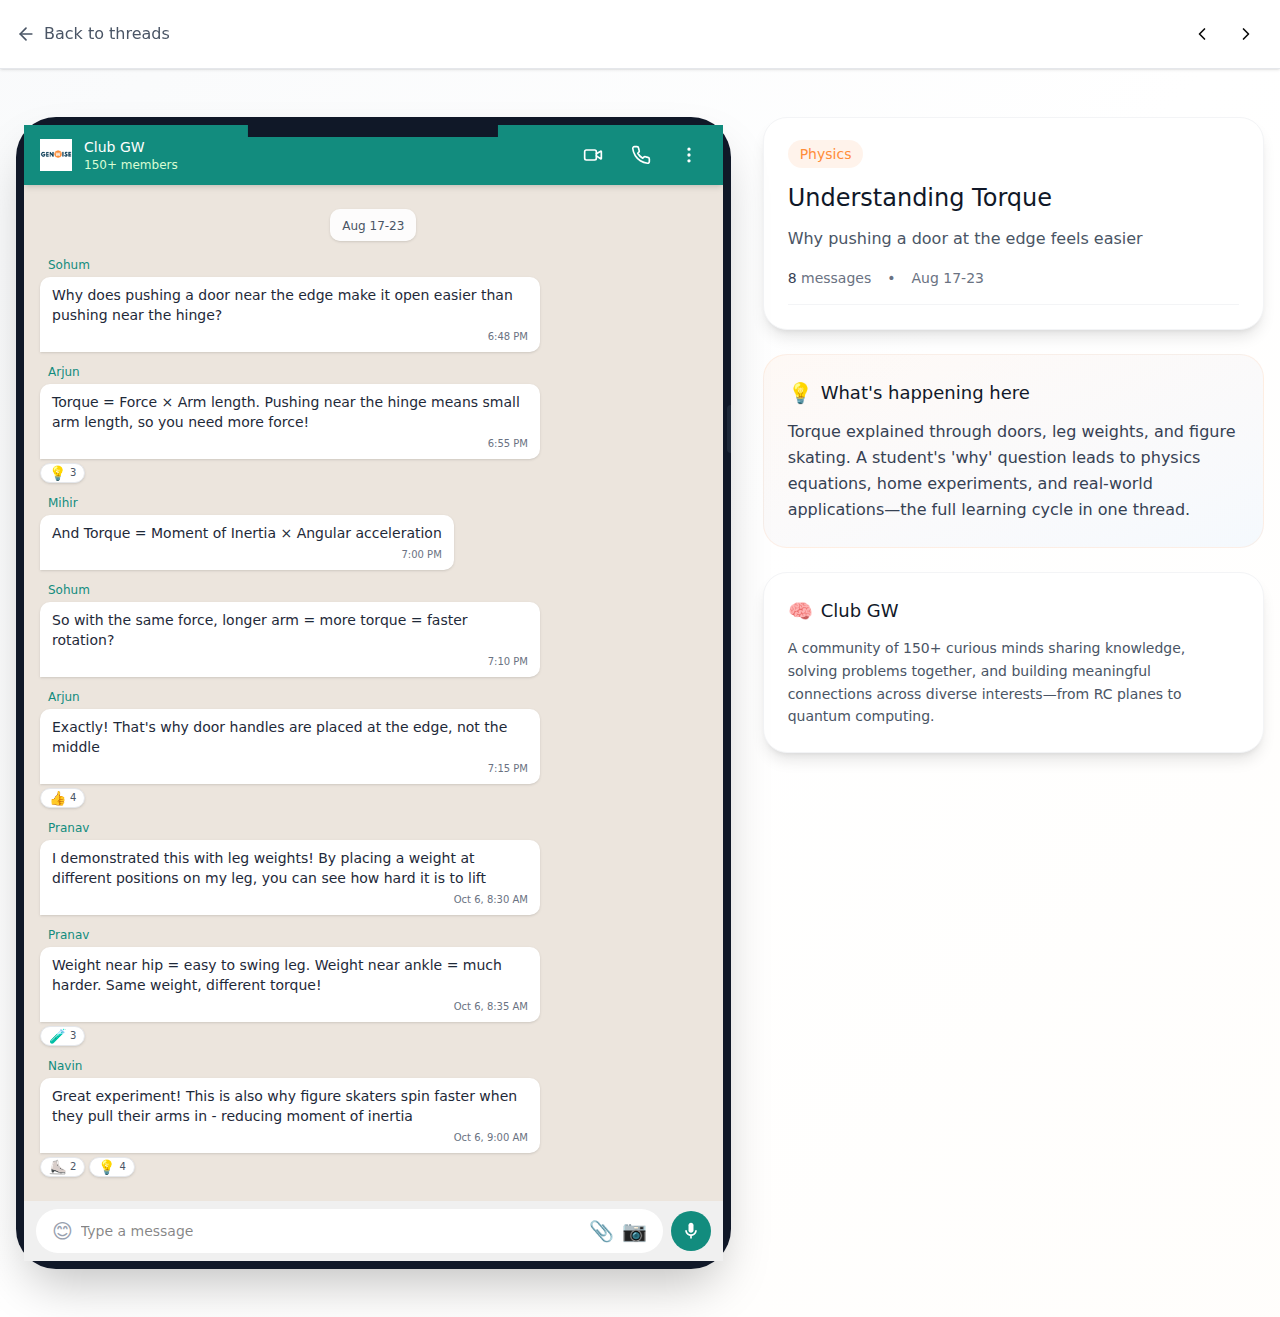
<file: threads/understanding-torque/index.html>
<!DOCTYPE html>
  <html lang="en">
    <head>
      <meta charset="UTF-8" />
      <meta name="viewport" content="width=device-width, initial-scale=1.0" />
      <title>Understanding Torque | Club GW</title>
      <meta name="description" content="Why pushing a door at the edge feels easier — A Physics discussion from Club GW, GenWise's exclusive community for curious minds." />

      <!-- Open Graph / Facebook -->
      <meta property="og:type" content="website" />
      <meta property="og:url" content="https://clubgw.genwise.in/threads/understanding-torque/" />
      <meta property="og:title" content="Understanding Torque | Club GW" />
      <meta property="og:description" content="Why pushing a door at the edge feels easier — A Physics discussion from Club GW, GenWise's exclusive community for curious minds." />
      <meta property="og:image" content="https://clubgw.genwise.in/assets/genwise-logo-DG3XV2PB.png" />

      <!-- Twitter -->
      <meta name="twitter:card" content="summary_large_image" />
      <meta name="twitter:url" content="https://clubgw.genwise.in/threads/understanding-torque/" />
      <meta name="twitter:title" content="Understanding Torque | Club GW" />
      <meta name="twitter:description" content="Why pushing a door at the edge feels easier — A Physics discussion from Club GW, GenWise's exclusive community for curious minds." />
      <meta name="twitter:image" content="https://clubgw.genwise.in/assets/genwise-logo-DG3XV2PB.png" />
      <script type="module" crossorigin src="/assets/index-DvodI_mE.js"></script>
      <link rel="stylesheet" crossorigin href="/assets/index-Daxo3kS1.css">
    </head>

    <body>
      <div id="root" data-thread-id="12" data-thread-slug="understanding-torque"></div>
    </body>
  </html>
</file>
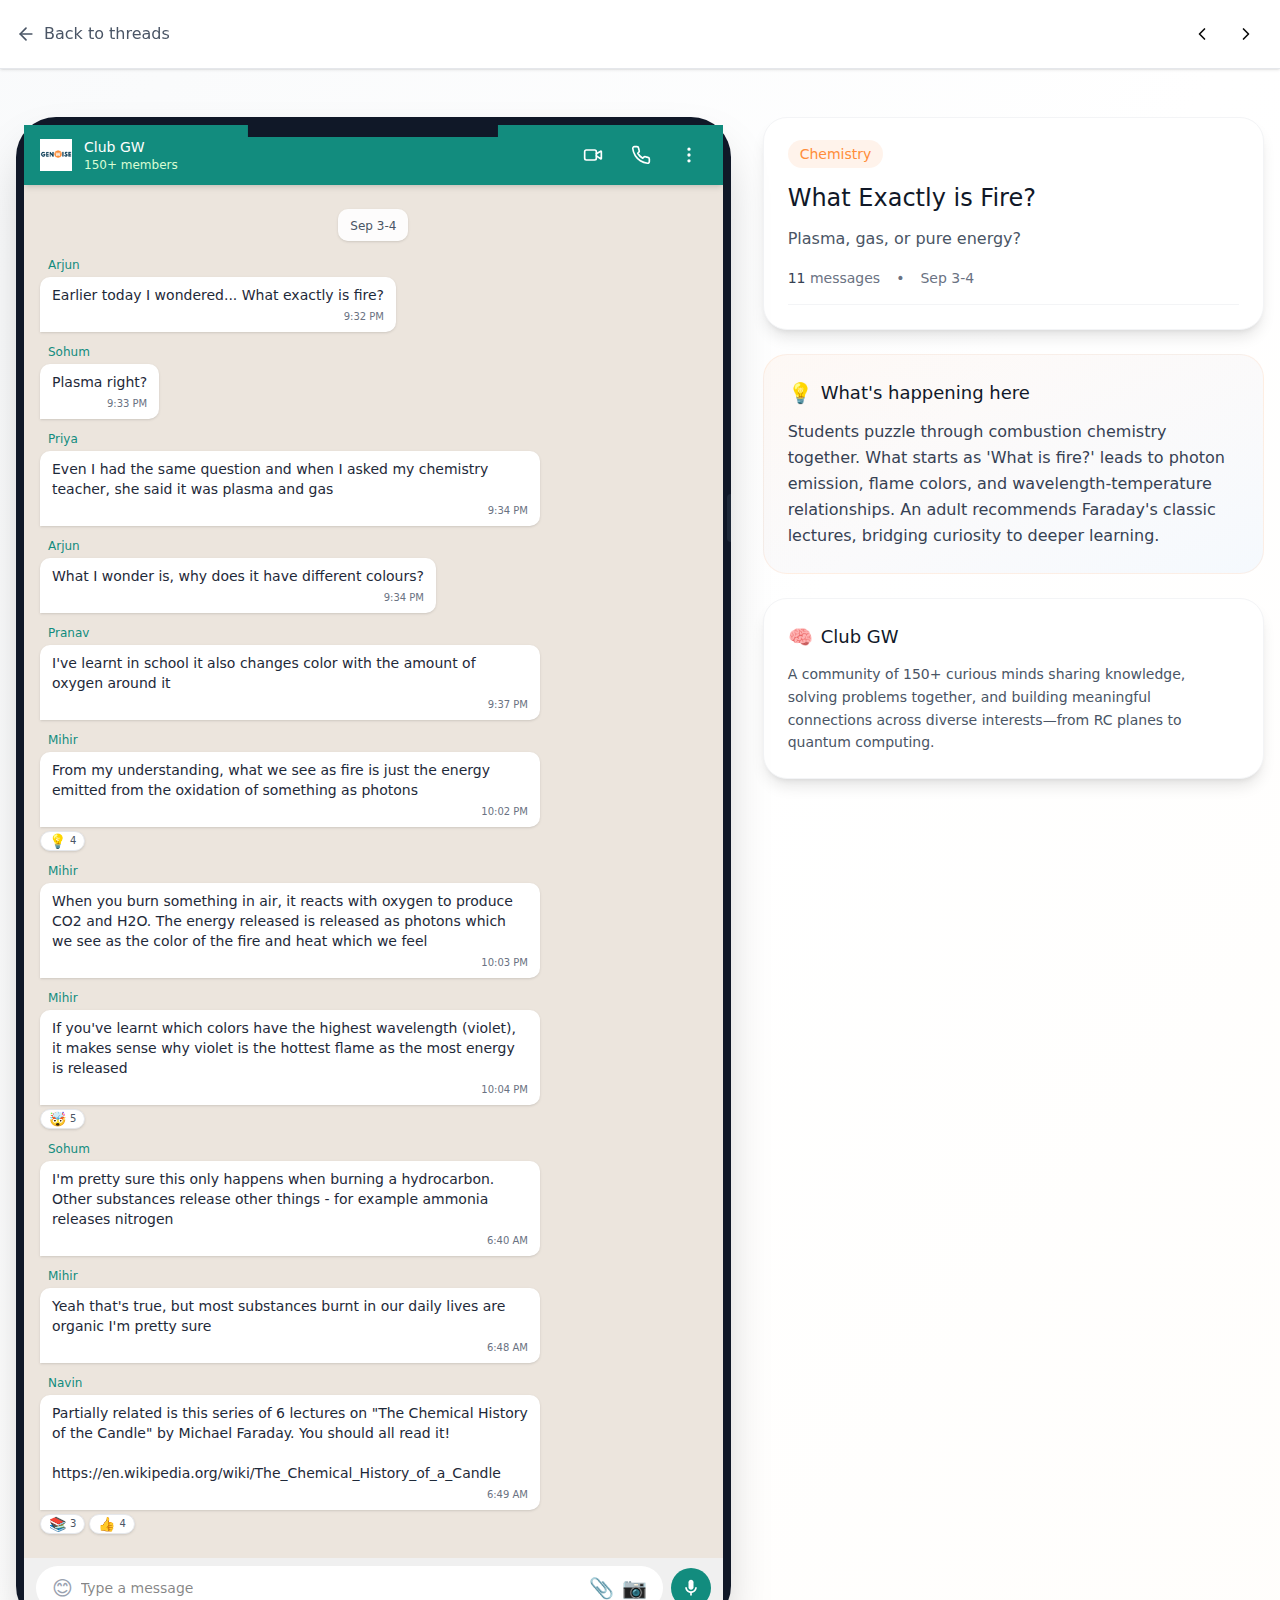
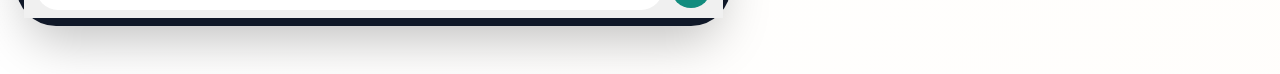
<file: threads/what-exactly-is-fire/index.html>
<!DOCTYPE html>
  <html lang="en">
    <head>
      <meta charset="UTF-8" />
      <meta name="viewport" content="width=device-width, initial-scale=1.0" />
      <title>What Exactly is Fire? | Club GW</title>
      <meta name="description" content="Plasma, gas, or pure energy? — A Chemistry discussion from Club GW, GenWise's exclusive community for curious minds." />

      <!-- Open Graph / Facebook -->
      <meta property="og:type" content="website" />
      <meta property="og:url" content="https://clubgw.genwise.in/threads/what-exactly-is-fire/" />
      <meta property="og:title" content="What Exactly is Fire? | Club GW" />
      <meta property="og:description" content="Plasma, gas, or pure energy? — A Chemistry discussion from Club GW, GenWise's exclusive community for curious minds." />
      <meta property="og:image" content="https://clubgw.genwise.in/assets/genwise-logo-DG3XV2PB.png" />

      <!-- Twitter -->
      <meta name="twitter:card" content="summary_large_image" />
      <meta name="twitter:url" content="https://clubgw.genwise.in/threads/what-exactly-is-fire/" />
      <meta name="twitter:title" content="What Exactly is Fire? | Club GW" />
      <meta name="twitter:description" content="Plasma, gas, or pure energy? — A Chemistry discussion from Club GW, GenWise's exclusive community for curious minds." />
      <meta name="twitter:image" content="https://clubgw.genwise.in/assets/genwise-logo-DG3XV2PB.png" />
      <script type="module" crossorigin src="/assets/index-DvodI_mE.js"></script>
      <link rel="stylesheet" crossorigin href="/assets/index-Daxo3kS1.css">
    </head>

    <body>
      <div id="root" data-thread-id="4" data-thread-slug="what-exactly-is-fire"></div>
    </body>
  </html>
</file>
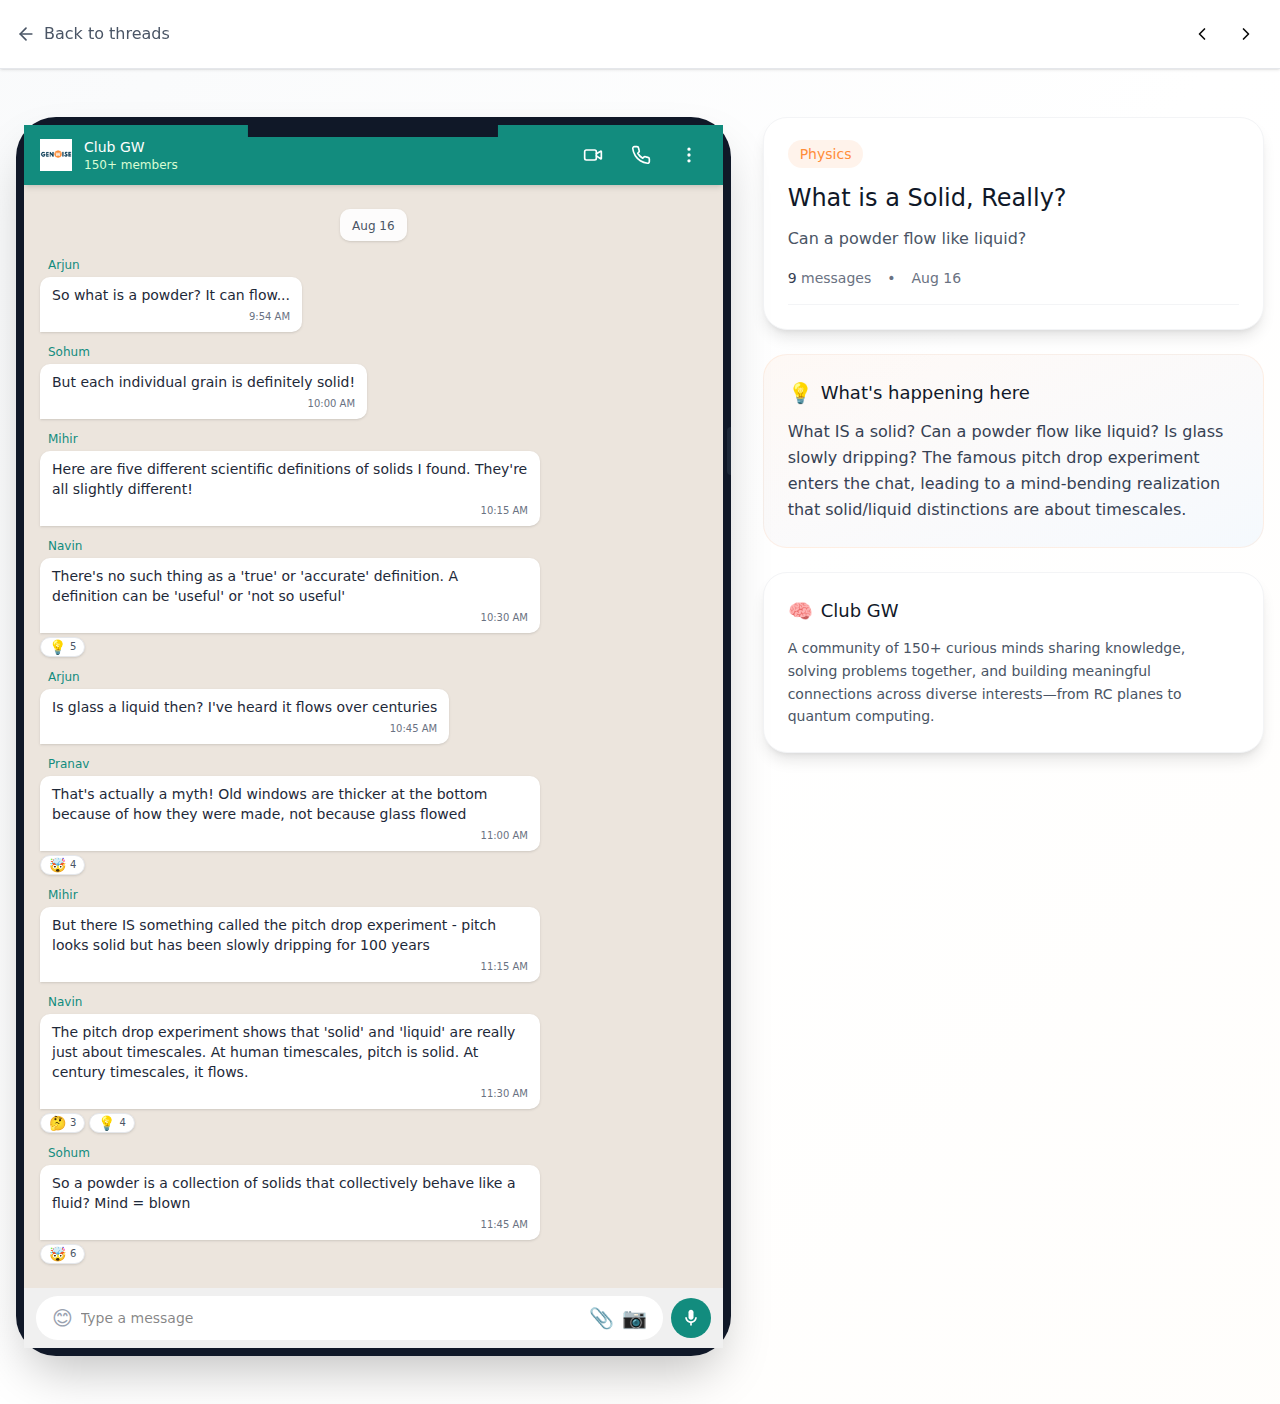
<file: threads/what-is-a-solid-really/index.html>
<!DOCTYPE html>
  <html lang="en">
    <head>
      <meta charset="UTF-8" />
      <meta name="viewport" content="width=device-width, initial-scale=1.0" />
      <title>What is a Solid, Really? | Club GW</title>
      <meta name="description" content="Can a powder flow like liquid? — A Physics discussion from Club GW, GenWise's exclusive community for curious minds." />

      <!-- Open Graph / Facebook -->
      <meta property="og:type" content="website" />
      <meta property="og:url" content="https://clubgw.genwise.in/threads/what-is-a-solid-really/" />
      <meta property="og:title" content="What is a Solid, Really? | Club GW" />
      <meta property="og:description" content="Can a powder flow like liquid? — A Physics discussion from Club GW, GenWise's exclusive community for curious minds." />
      <meta property="og:image" content="https://clubgw.genwise.in/assets/genwise-logo-DG3XV2PB.png" />

      <!-- Twitter -->
      <meta name="twitter:card" content="summary_large_image" />
      <meta name="twitter:url" content="https://clubgw.genwise.in/threads/what-is-a-solid-really/" />
      <meta name="twitter:title" content="What is a Solid, Really? | Club GW" />
      <meta name="twitter:description" content="Can a powder flow like liquid? — A Physics discussion from Club GW, GenWise's exclusive community for curious minds." />
      <meta name="twitter:image" content="https://clubgw.genwise.in/assets/genwise-logo-DG3XV2PB.png" />
      <script type="module" crossorigin src="/assets/index-DvodI_mE.js"></script>
      <link rel="stylesheet" crossorigin href="/assets/index-Daxo3kS1.css">
    </head>

    <body>
      <div id="root" data-thread-id="11" data-thread-slug="what-is-a-solid-really"></div>
    </body>
  </html>
</file>
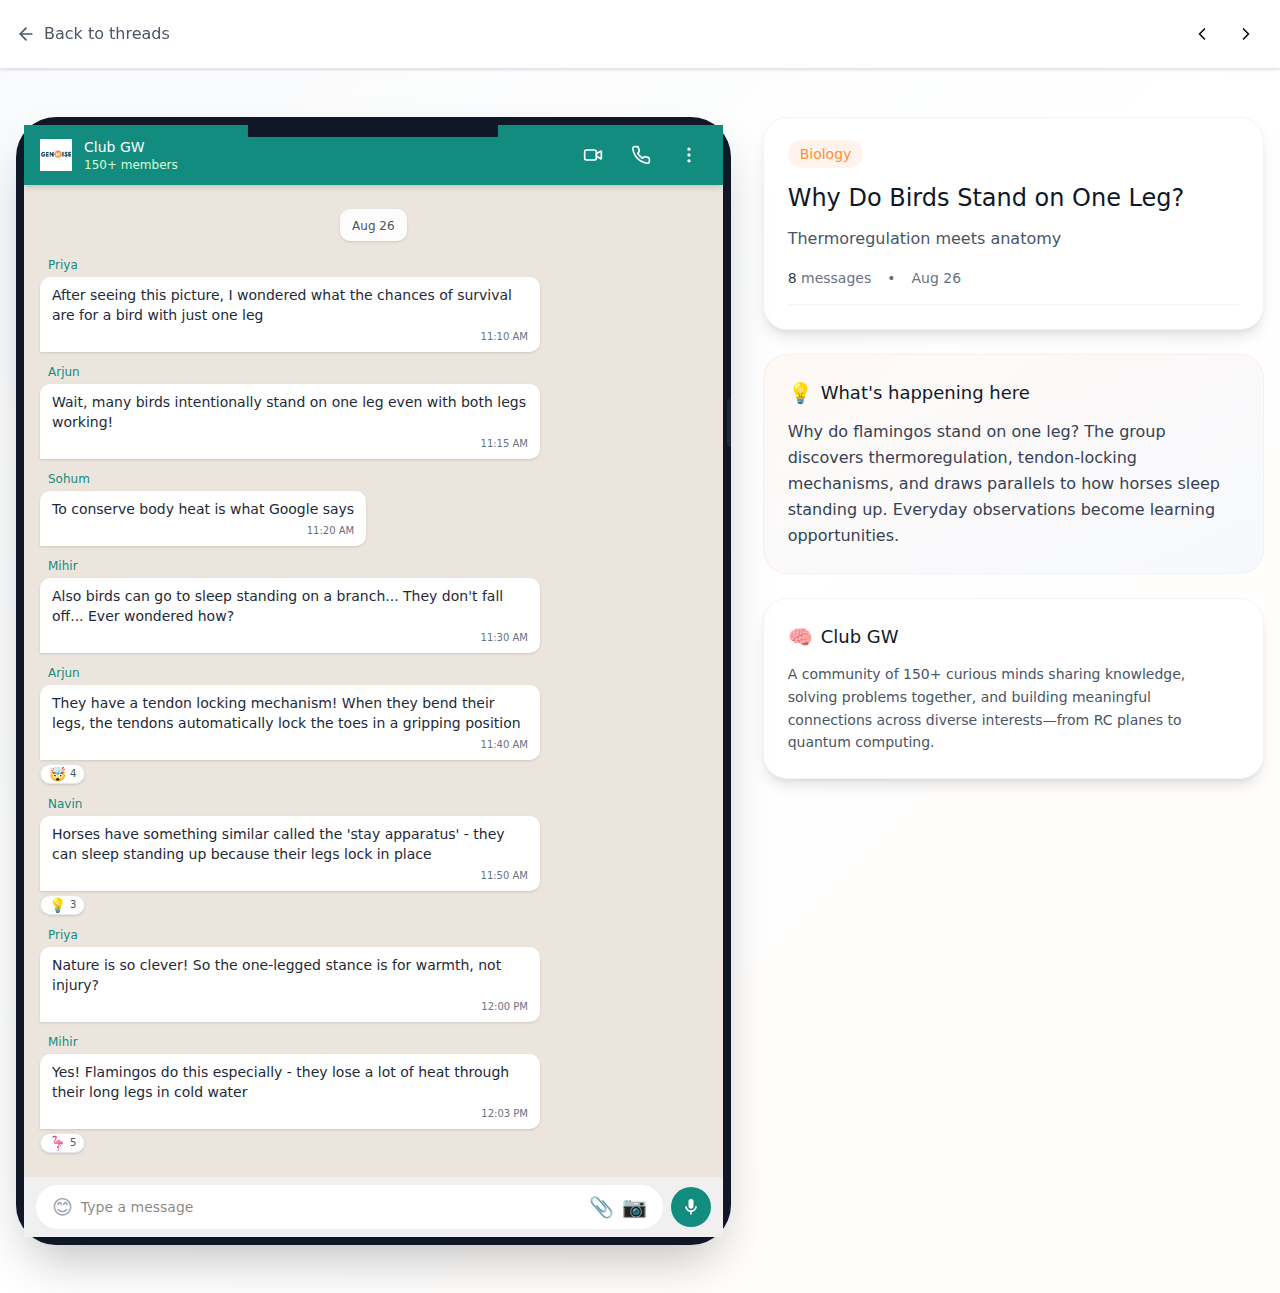
<file: threads/why-do-birds-stand-on-one-leg/index.html>
<!DOCTYPE html>
  <html lang="en">
    <head>
      <meta charset="UTF-8" />
      <meta name="viewport" content="width=device-width, initial-scale=1.0" />
      <title>Why Do Birds Stand on One Leg? | Club GW</title>
      <meta name="description" content="Thermoregulation meets anatomy — A Biology discussion from Club GW, GenWise's exclusive community for curious minds." />

      <!-- Open Graph / Facebook -->
      <meta property="og:type" content="website" />
      <meta property="og:url" content="https://clubgw.genwise.in/threads/why-do-birds-stand-on-one-leg/" />
      <meta property="og:title" content="Why Do Birds Stand on One Leg? | Club GW" />
      <meta property="og:description" content="Thermoregulation meets anatomy — A Biology discussion from Club GW, GenWise's exclusive community for curious minds." />
      <meta property="og:image" content="https://clubgw.genwise.in/assets/genwise-logo-DG3XV2PB.png" />

      <!-- Twitter -->
      <meta name="twitter:card" content="summary_large_image" />
      <meta name="twitter:url" content="https://clubgw.genwise.in/threads/why-do-birds-stand-on-one-leg/" />
      <meta name="twitter:title" content="Why Do Birds Stand on One Leg? | Club GW" />
      <meta name="twitter:description" content="Thermoregulation meets anatomy — A Biology discussion from Club GW, GenWise's exclusive community for curious minds." />
      <meta name="twitter:image" content="https://clubgw.genwise.in/assets/genwise-logo-DG3XV2PB.png" />
      <script type="module" crossorigin src="/assets/index-DvodI_mE.js"></script>
      <link rel="stylesheet" crossorigin href="/assets/index-Daxo3kS1.css">
    </head>

    <body>
      <div id="root" data-thread-id="9" data-thread-slug="why-do-birds-stand-on-one-leg"></div>
    </body>
  </html>
</file>
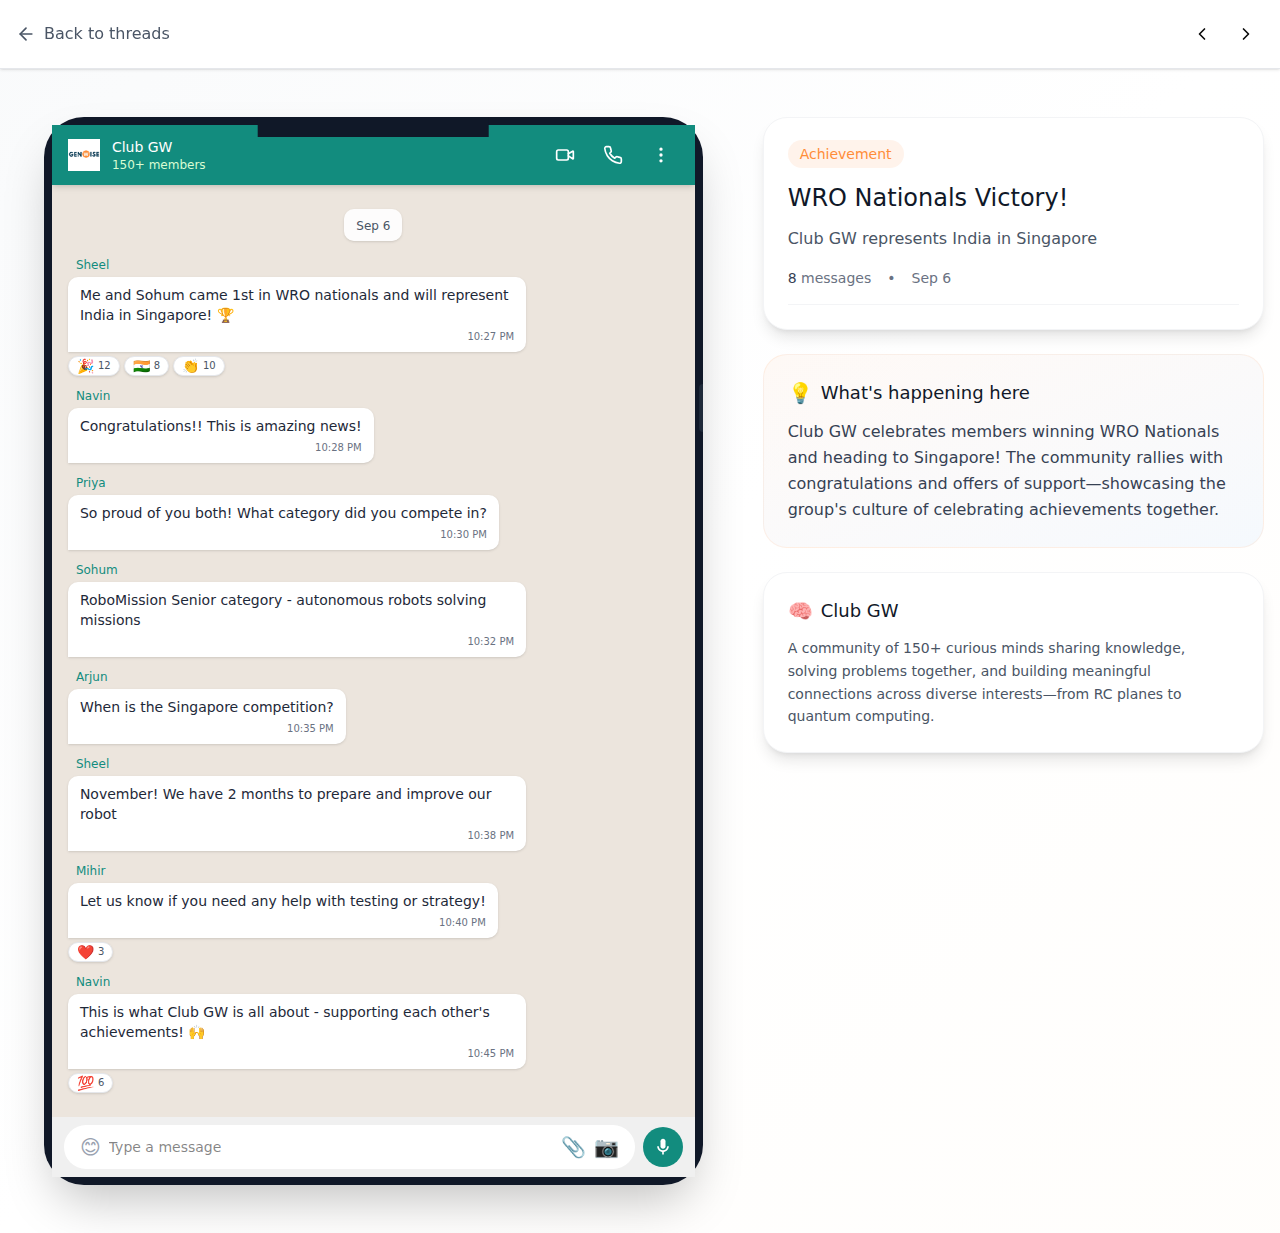
<file: threads/wro-nationals-victory/index.html>
<!DOCTYPE html>
  <html lang="en">
    <head>
      <meta charset="UTF-8" />
      <meta name="viewport" content="width=device-width, initial-scale=1.0" />
      <title>WRO Nationals Victory! | Club GW</title>
      <meta name="description" content="Club GW represents India in Singapore — A Achievement discussion from Club GW, GenWise's exclusive community for curious minds." />

      <!-- Open Graph / Facebook -->
      <meta property="og:type" content="website" />
      <meta property="og:url" content="https://clubgw.genwise.in/threads/wro-nationals-victory/" />
      <meta property="og:title" content="WRO Nationals Victory! | Club GW" />
      <meta property="og:description" content="Club GW represents India in Singapore — A Achievement discussion from Club GW, GenWise's exclusive community for curious minds." />
      <meta property="og:image" content="https://clubgw.genwise.in/assets/genwise-logo-DG3XV2PB.png" />

      <!-- Twitter -->
      <meta name="twitter:card" content="summary_large_image" />
      <meta name="twitter:url" content="https://clubgw.genwise.in/threads/wro-nationals-victory/" />
      <meta name="twitter:title" content="WRO Nationals Victory! | Club GW" />
      <meta name="twitter:description" content="Club GW represents India in Singapore — A Achievement discussion from Club GW, GenWise's exclusive community for curious minds." />
      <meta name="twitter:image" content="https://clubgw.genwise.in/assets/genwise-logo-DG3XV2PB.png" />
      <script type="module" crossorigin src="/assets/index-DvodI_mE.js"></script>
      <link rel="stylesheet" crossorigin href="/assets/index-Daxo3kS1.css">
    </head>

    <body>
      <div id="root" data-thread-id="10" data-thread-slug="wro-nationals-victory"></div>
    </body>
  </html>
</file>
<file: assets/index-Daxo3kS1.css>
/*! tailwindcss v4.1.3 | MIT License | https://tailwindcss.com */@layer properties{@supports (((-webkit-hyphens: none)) and (not (margin-trim: inline))) or ((-moz-orient: inline) and (not (color: rgb(from red r g b)))){*,:before,:after,::backdrop{--tw-translate-x: 0;--tw-translate-y: 0;--tw-translate-z: 0;--tw-space-y-reverse: 0;--tw-border-style: solid;--tw-gradient-position: initial;--tw-gradient-from: #0000;--tw-gradient-via: #0000;--tw-gradient-to: #0000;--tw-gradient-stops: initial;--tw-gradient-via-stops: initial;--tw-gradient-from-position: 0%;--tw-gradient-via-position: 50%;--tw-gradient-to-position: 100%;--tw-leading: initial;--tw-font-weight: initial;--tw-shadow: 0 0 #0000;--tw-shadow-color: initial;--tw-shadow-alpha: 100%;--tw-inset-shadow: 0 0 #0000;--tw-inset-shadow-color: initial;--tw-inset-shadow-alpha: 100%;--tw-ring-color: initial;--tw-ring-shadow: 0 0 #0000;--tw-inset-ring-color: initial;--tw-inset-ring-shadow: 0 0 #0000;--tw-ring-inset: initial;--tw-ring-offset-width: 0px;--tw-ring-offset-color: #fff;--tw-ring-offset-shadow: 0 0 #0000;--tw-blur: initial;--tw-brightness: initial;--tw-contrast: initial;--tw-grayscale: initial;--tw-hue-rotate: initial;--tw-invert: initial;--tw-opacity: initial;--tw-saturate: initial;--tw-sepia: initial;--tw-drop-shadow: initial;--tw-drop-shadow-color: initial;--tw-drop-shadow-alpha: 100%;--tw-drop-shadow-size: initial;--tw-backdrop-blur: initial;--tw-backdrop-brightness: initial;--tw-backdrop-contrast: initial;--tw-backdrop-grayscale: initial;--tw-backdrop-hue-rotate: initial;--tw-backdrop-invert: initial;--tw-backdrop-opacity: initial;--tw-backdrop-saturate: initial;--tw-backdrop-sepia: initial;--tw-duration: initial;--tw-scale-x: 1;--tw-scale-y: 1;--tw-scale-z: 1}}}@layer theme{:root,:host{--font-sans: ui-sans-serif, system-ui, sans-serif, "Apple Color Emoji", "Segoe UI Emoji", "Segoe UI Symbol", "Noto Color Emoji";--font-mono: ui-monospace, SFMono-Regular, Menlo, Monaco, Consolas, "Liberation Mono", "Courier New", monospace;--color-orange-50: oklch(.98 .016 73.684);--color-blue-50: oklch(.97 .014 254.604);--color-blue-500: oklch(.623 .214 259.815);--color-gray-50: oklch(.985 .002 247.839);--color-gray-100: oklch(.967 .003 264.542);--color-gray-200: oklch(.928 .006 264.531);--color-gray-300: oklch(.872 .01 258.338);--color-gray-400: oklch(.707 .022 261.325);--color-gray-500: oklch(.551 .027 264.364);--color-gray-600: oklch(.446 .03 256.802);--color-gray-700: oklch(.373 .034 259.733);--color-gray-800: oklch(.278 .033 256.848);--color-gray-900: oklch(.21 .034 264.665);--color-white: #fff;--spacing: .25rem;--container-xl: 36rem;--container-2xl: 42rem;--container-4xl: 56rem;--text-xs: .75rem;--text-xs--line-height: calc(1 / .75);--text-sm: .875rem;--text-sm--line-height: calc(1.25 / .875);--text-base: 1rem;--text-lg: 1.125rem;--text-lg--line-height: calc(1.75 / 1.125);--text-xl: 1.25rem;--text-xl--line-height: calc(1.75 / 1.25);--text-2xl: 1.5rem;--text-2xl--line-height: calc(2 / 1.5);--text-3xl: 1.875rem;--text-3xl--line-height: 1.2 ;--text-4xl: 2.25rem;--text-4xl--line-height: calc(2.5 / 2.25);--text-6xl: 3.75rem;--text-6xl--line-height: 1;--font-weight-normal: 400;--font-weight-medium: 500;--font-weight-semibold: 600;--leading-tight: 1.25;--leading-relaxed: 1.625;--radius-2xl: 1rem;--radius-3xl: 1.5rem;--shadow-md: 0 4px 6px -1px #0000001a, 0 2px 4px -2px #0000001a;--blur-3xl: 64px;--default-transition-duration: .15s;--default-transition-timing-function: cubic-bezier(.4, 0, .2, 1);--default-font-family: var(--font-sans);--default-font-feature-settings: var(--font-sans--font-feature-settings);--default-font-variation-settings: var(--font-sans--font-variation-settings);--default-mono-font-family: var(--font-mono);--default-mono-font-feature-settings: var(--font-mono--font-feature-settings);--default-mono-font-variation-settings: var(--font-mono--font-variation-settings)}}@layer base{*,:after,:before,::backdrop{box-sizing:border-box;border:0 solid;margin:0;padding:0}::file-selector-button{box-sizing:border-box;border:0 solid;margin:0;padding:0}html,:host{-webkit-text-size-adjust:100%;tab-size:4;line-height:1.5;font-family:var(--default-font-family, ui-sans-serif, system-ui, sans-serif, "Apple Color Emoji", "Segoe UI Emoji", "Segoe UI Symbol", "Noto Color Emoji");font-feature-settings:var(--default-font-feature-settings, normal);font-variation-settings:var(--default-font-variation-settings, normal);-webkit-tap-highlight-color:transparent}body{line-height:inherit}hr{height:0;color:inherit;border-top-width:1px}abbr:where([title]){-webkit-text-decoration:underline dotted;text-decoration:underline dotted}h1,h2,h3,h4,h5,h6{font-size:inherit;font-weight:inherit}a{color:inherit;-webkit-text-decoration:inherit;text-decoration:inherit}b,strong{font-weight:bolder}code,kbd,samp,pre{font-family:var(--default-mono-font-family, ui-monospace, SFMono-Regular, Menlo, Monaco, Consolas, "Liberation Mono", "Courier New", monospace);font-feature-settings:var(--default-mono-font-feature-settings, normal);font-variation-settings:var(--default-mono-font-variation-settings, normal);font-size:1em}small{font-size:80%}sub,sup{vertical-align:baseline;font-size:75%;line-height:0;position:relative}sub{bottom:-.25em}sup{top:-.5em}table{text-indent:0;border-color:inherit;border-collapse:collapse}:-moz-focusring{outline:auto}progress{vertical-align:baseline}summary{display:list-item}ol,ul,menu{list-style:none}img,svg,video,canvas,audio,iframe,embed,object{vertical-align:middle;display:block}img,video{max-width:100%;height:auto}button,input,select,optgroup,textarea{font:inherit;font-feature-settings:inherit;font-variation-settings:inherit;letter-spacing:inherit;color:inherit;opacity:1;background-color:#0000;border-radius:0}::file-selector-button{font:inherit;font-feature-settings:inherit;font-variation-settings:inherit;letter-spacing:inherit;color:inherit;opacity:1;background-color:#0000;border-radius:0}:where(select:is([multiple],[size])) optgroup{font-weight:bolder}:where(select:is([multiple],[size])) optgroup option{padding-inline-start:20px}::file-selector-button{margin-inline-end:4px}::placeholder{opacity:1;color:currentColor}@supports (color: color-mix(in lab,red,red)){::placeholder{color:color-mix(in oklab,currentColor 50%,transparent)}}textarea{resize:vertical}::-webkit-search-decoration{-webkit-appearance:none}::-webkit-date-and-time-value{min-height:1lh;text-align:inherit}::-webkit-datetime-edit{display:inline-flex}::-webkit-datetime-edit-fields-wrapper{padding:0}::-webkit-datetime-edit{padding-block:0}::-webkit-datetime-edit-year-field{padding-block:0}::-webkit-datetime-edit-month-field{padding-block:0}::-webkit-datetime-edit-day-field{padding-block:0}::-webkit-datetime-edit-hour-field{padding-block:0}::-webkit-datetime-edit-minute-field{padding-block:0}::-webkit-datetime-edit-second-field{padding-block:0}::-webkit-datetime-edit-millisecond-field{padding-block:0}::-webkit-datetime-edit-meridiem-field{padding-block:0}:-moz-ui-invalid{box-shadow:none}button,input:where([type=button],[type=reset],[type=submit]){appearance:button}::file-selector-button{appearance:button}::-webkit-inner-spin-button{height:auto}::-webkit-outer-spin-button{height:auto}[hidden]:where(:not([hidden=until-found])){display:none!important}body{background-color:var(--background);color:var(--foreground)}*{border-color:var(--border);outline-color:var(--ring)}@supports (color: color-mix(in lab,red,red)){*{outline-color:color-mix(in oklab,var(--ring) 50%,transparent)}}body{background-color:var(--background);color:var(--foreground);-webkit-font-smoothing:antialiased;-moz-osx-font-smoothing:grayscale}:where(:not(:has([class*=" text-"]),:not(:has([class^=text-])))) h1{font-size:var(--text-2xl);font-weight:var(--font-weight-medium);line-height:1.5}:where(:not(:has([class*=" text-"]),:not(:has([class^=text-])))) h2{font-size:var(--text-xl);font-weight:var(--font-weight-medium);line-height:1.5}:where(:not(:has([class*=" text-"]),:not(:has([class^=text-])))) h3{font-size:var(--text-lg);font-weight:var(--font-weight-medium);line-height:1.5}:where(:not(:has([class*=" text-"]),:not(:has([class^=text-])))) h4,:where(:not(:has([class*=" text-"]),:not(:has([class^=text-])))) label,:where(:not(:has([class*=" text-"]),:not(:has([class^=text-])))) button{font-size:var(--text-base);font-weight:var(--font-weight-medium);line-height:1.5}:where(:not(:has([class*=" text-"]),:not(:has([class^=text-])))) input{font-size:var(--text-base);font-weight:var(--font-weight-normal);line-height:1.5}}@layer utilities{.pointer-events-none{pointer-events:none}.absolute{position:absolute}.relative{position:relative}.sticky{position:sticky}.inset-0{inset:calc(var(--spacing) * 0)}.top-0{top:calc(var(--spacing) * 0)}.top-1\/2{top:50%}.top-20{top:calc(var(--spacing) * 20)}.top-\[20\%\]{top:20%}.top-\[25\%\]{top:25%}.top-\[28\%\]{top:28%}.right-0{right:calc(var(--spacing) * 0)}.right-10{right:calc(var(--spacing) * 10)}.bottom-0{bottom:calc(var(--spacing) * 0)}.bottom-20{bottom:calc(var(--spacing) * 20)}.left-0{left:calc(var(--spacing) * 0)}.left-1\/2{left:50%}.left-10{left:calc(var(--spacing) * 10)}.z-10{z-index:10}.z-20{z-index:20}.z-30{z-index:30}.z-40{z-index:40}.container{width:100%}@media(width>=40rem){.container{max-width:40rem}}@media(width>=48rem){.container{max-width:48rem}}@media(width>=64rem){.container{max-width:64rem}}@media(width>=80rem){.container{max-width:80rem}}@media(width>=96rem){.container{max-width:96rem}}.mx-auto{margin-inline:auto}.mt-1{margin-top:calc(var(--spacing) * 1)}.mt-6{margin-top:calc(var(--spacing) * 6)}.mb-0\.5{margin-bottom:calc(var(--spacing) * .5)}.mb-1{margin-bottom:calc(var(--spacing) * 1)}.mb-2{margin-bottom:calc(var(--spacing) * 2)}.mb-3{margin-bottom:calc(var(--spacing) * 3)}.mb-4{margin-bottom:calc(var(--spacing) * 4)}.mb-6{margin-bottom:calc(var(--spacing) * 6)}.mb-8{margin-bottom:calc(var(--spacing) * 8)}.mb-12{margin-bottom:calc(var(--spacing) * 12)}.flex{display:flex}.grid{display:grid}.hidden{display:none}.inline-block{display:inline-block}.inline-flex{display:inline-flex}.h-3{height:calc(var(--spacing) * 3)}.h-4{height:calc(var(--spacing) * 4)}.h-5{height:calc(var(--spacing) * 5)}.h-7{height:calc(var(--spacing) * 7)}.h-8{height:calc(var(--spacing) * 8)}.h-10{height:calc(var(--spacing) * 10)}.h-12{height:calc(var(--spacing) * 12)}.h-16{height:calc(var(--spacing) * 16)}.h-32{height:calc(var(--spacing) * 32)}.h-72{height:calc(var(--spacing) * 72)}.h-96{height:calc(var(--spacing) * 96)}.h-\[360px\]{height:360px}.h-\[560px\]{height:560px}.h-\[600px\]{height:600px}.h-\[750px\]{height:750px}.h-full{height:100%}.min-h-screen{min-height:100vh}.w-1{width:calc(var(--spacing) * 1)}.w-3{width:calc(var(--spacing) * 3)}.w-4{width:calc(var(--spacing) * 4)}.w-5{width:calc(var(--spacing) * 5)}.w-10{width:calc(var(--spacing) * 10)}.w-32{width:calc(var(--spacing) * 32)}.w-72{width:calc(var(--spacing) * 72)}.w-96{width:calc(var(--spacing) * 96)}.w-\[35\%\]{width:35%}.w-\[180px\]{width:180px}.w-\[280px\]{width:280px}.w-\[375px\]{width:375px}.w-\[600px\]{width:600px}.w-auto{width:auto}.w-full{width:100%}.max-w-2xl{max-width:var(--container-2xl)}.max-w-4xl{max-width:var(--container-4xl)}.max-w-\[70\%\]{max-width:70%}.max-w-\[75\%\]{max-width:75%}.max-w-xl{max-width:var(--container-xl)}.min-w-0{min-width:calc(var(--spacing) * 0)}.flex-1{flex:1}.-translate-x-1\/2{--tw-translate-x: -50% ;translate:var(--tw-translate-x) var(--tw-translate-y)}.-translate-y-1\/2{--tw-translate-y: -50% ;translate:var(--tw-translate-x) var(--tw-translate-y)}.cursor-pointer{cursor:pointer}.grid-cols-1{grid-template-columns:repeat(1,minmax(0,1fr))}.flex-col{flex-direction:column}.flex-wrap{flex-wrap:wrap}.items-center{align-items:center}.items-start{align-items:flex-start}.justify-center{justify-content:center}.justify-end{justify-content:flex-end}.justify-start{justify-content:flex-start}.gap-1{gap:calc(var(--spacing) * 1)}.gap-1\.5{gap:calc(var(--spacing) * 1.5)}.gap-2{gap:calc(var(--spacing) * 2)}.gap-3{gap:calc(var(--spacing) * 3)}.gap-4{gap:calc(var(--spacing) * 4)}.gap-6{gap:calc(var(--spacing) * 6)}.gap-8{gap:calc(var(--spacing) * 8)}:where(.space-y-1>:not(:last-child)){--tw-space-y-reverse: 0;margin-block-start:calc(calc(var(--spacing) * 1) * var(--tw-space-y-reverse));margin-block-end:calc(calc(var(--spacing) * 1) * calc(1 - var(--tw-space-y-reverse)))}:where(.space-y-1\.5>:not(:last-child)){--tw-space-y-reverse: 0;margin-block-start:calc(calc(var(--spacing) * 1.5) * var(--tw-space-y-reverse));margin-block-end:calc(calc(var(--spacing) * 1.5) * calc(1 - var(--tw-space-y-reverse)))}:where(.space-y-3>:not(:last-child)){--tw-space-y-reverse: 0;margin-block-start:calc(calc(var(--spacing) * 3) * var(--tw-space-y-reverse));margin-block-end:calc(calc(var(--spacing) * 3) * calc(1 - var(--tw-space-y-reverse)))}:where(.space-y-6>:not(:last-child)){--tw-space-y-reverse: 0;margin-block-start:calc(calc(var(--spacing) * 6) * var(--tw-space-y-reverse));margin-block-end:calc(calc(var(--spacing) * 6) * calc(1 - var(--tw-space-y-reverse)))}.truncate{text-overflow:ellipsis;white-space:nowrap;overflow:hidden}.overflow-hidden{overflow:hidden}.overflow-y-auto{overflow-y:auto}.rounded-2xl{border-radius:var(--radius-2xl)}.rounded-\[1\.75rem\]{border-radius:1.75rem}.rounded-\[2\.5rem\]{border-radius:2.5rem}.rounded-full{border-radius:3.40282e38px}.rounded-lg{border-radius:var(--radius)}.rounded-md{border-radius:calc(var(--radius) - 2px)}.rounded-l{border-top-left-radius:.25rem;border-bottom-left-radius:.25rem}.rounded-r{border-top-right-radius:.25rem;border-bottom-right-radius:.25rem}.rounded-b-3xl{border-bottom-right-radius:var(--radius-3xl);border-bottom-left-radius:var(--radius-3xl)}.rounded-br-none{border-bottom-right-radius:0}.rounded-bl-none{border-bottom-left-radius:0}.border{border-style:var(--tw-border-style);border-width:1px}.border-\[14px\]{border-style:var(--tw-border-style);border-width:14px}.border-b{border-bottom-style:var(--tw-border-style);border-bottom-width:1px}.border-\[\#ff8d39\]\/10{border-color:#ff8d391a}.border-gray-100{border-color:var(--color-gray-100)}.border-gray-200{border-color:var(--color-gray-200)}.border-gray-900{border-color:var(--color-gray-900)}.bg-\[\#128C7E\]{background-color:#128c7e}.bg-\[\#3399ff\]{background-color:#39f}.bg-\[\#3399ff\]\/10{background-color:#3399ff1a}.bg-\[\#D9FDD3\]{background-color:#d9fdd3}.bg-\[\#ECE5DD\]{background-color:#ece5dd}.bg-\[\#F0F0F0\]{background-color:#f0f0f0}.bg-\[\#ff8d39\]{background-color:#ff8d39}.bg-\[\#ff8d39\]\/10{background-color:#ff8d391a}.bg-\[\#ffd300\]\/5{background-color:#ffd3000d}.bg-gray-300{background-color:var(--color-gray-300)}.bg-gray-800{background-color:var(--color-gray-800)}.bg-gray-900{background-color:var(--color-gray-900)}.bg-transparent{background-color:#0000}.bg-white{background-color:var(--color-white)}.bg-white\/20{background-color:#fff3}@supports (color: color-mix(in lab,red,red)){.bg-white\/20{background-color:color-mix(in oklab,var(--color-white) 20%,transparent)}}.bg-white\/90{background-color:#ffffffe6}@supports (color: color-mix(in lab,red,red)){.bg-white\/90{background-color:color-mix(in oklab,var(--color-white) 90%,transparent)}}.bg-gradient-to-br{--tw-gradient-position: to bottom right in oklab;background-image:linear-gradient(var(--tw-gradient-stops))}.bg-gradient-to-r{--tw-gradient-position: to right in oklab;background-image:linear-gradient(var(--tw-gradient-stops))}.from-\[\#ff8d39\]{--tw-gradient-from: #ff8d39;--tw-gradient-stops: var(--tw-gradient-via-stops, var(--tw-gradient-position), var(--tw-gradient-from) var(--tw-gradient-from-position), var(--tw-gradient-to) var(--tw-gradient-to-position))}.from-\[\#ff8d39\]\/5{--tw-gradient-from: oklab(75.4413% .100454 .132737 / .05);--tw-gradient-stops: var(--tw-gradient-via-stops, var(--tw-gradient-position), var(--tw-gradient-from) var(--tw-gradient-from-position), var(--tw-gradient-to) var(--tw-gradient-to-position))}.from-gray-50{--tw-gradient-from: var(--color-gray-50);--tw-gradient-stops: var(--tw-gradient-via-stops, var(--tw-gradient-position), var(--tw-gradient-from) var(--tw-gradient-from-position), var(--tw-gradient-to) var(--tw-gradient-to-position))}.from-white{--tw-gradient-from: var(--color-white);--tw-gradient-stops: var(--tw-gradient-via-stops, var(--tw-gradient-position), var(--tw-gradient-from) var(--tw-gradient-from-position), var(--tw-gradient-to) var(--tw-gradient-to-position))}.via-\[\#3399ff\]{--tw-gradient-via: #39f;--tw-gradient-via-stops: var(--tw-gradient-position), var(--tw-gradient-from) var(--tw-gradient-from-position), var(--tw-gradient-via) var(--tw-gradient-via-position), var(--tw-gradient-to) var(--tw-gradient-to-position);--tw-gradient-stops: var(--tw-gradient-via-stops)}.via-orange-50\/20{--tw-gradient-via: color-mix(in srgb, oklch(.98 .016 73.684) 20%, transparent);--tw-gradient-via-stops: var(--tw-gradient-position), var(--tw-gradient-from) var(--tw-gradient-from-position), var(--tw-gradient-via) var(--tw-gradient-via-position), var(--tw-gradient-to) var(--tw-gradient-to-position);--tw-gradient-stops: var(--tw-gradient-via-stops)}@supports (color: color-mix(in lab,red,red)){.via-orange-50\/20{--tw-gradient-via: color-mix(in oklab, var(--color-orange-50) 20%, transparent)}}.via-white{--tw-gradient-via: var(--color-white);--tw-gradient-via-stops: var(--tw-gradient-position), var(--tw-gradient-from) var(--tw-gradient-from-position), var(--tw-gradient-via) var(--tw-gradient-via-position), var(--tw-gradient-to) var(--tw-gradient-to-position);--tw-gradient-stops: var(--tw-gradient-via-stops)}.to-\[\#3399ff\]{--tw-gradient-to: #39f;--tw-gradient-stops: var(--tw-gradient-via-stops, var(--tw-gradient-position), var(--tw-gradient-from) var(--tw-gradient-from-position), var(--tw-gradient-to) var(--tw-gradient-to-position))}.to-\[\#3399ff\]\/5{--tw-gradient-to: oklab(67.5503% -.0537701 -.168071 / .05);--tw-gradient-stops: var(--tw-gradient-via-stops, var(--tw-gradient-position), var(--tw-gradient-from) var(--tw-gradient-from-position), var(--tw-gradient-to) var(--tw-gradient-to-position))}.to-\[\#063852\]{--tw-gradient-to: #063852;--tw-gradient-stops: var(--tw-gradient-via-stops, var(--tw-gradient-position), var(--tw-gradient-from) var(--tw-gradient-from-position), var(--tw-gradient-to) var(--tw-gradient-to-position))}.to-blue-50\/30{--tw-gradient-to: color-mix(in srgb, oklch(.97 .014 254.604) 30%, transparent);--tw-gradient-stops: var(--tw-gradient-via-stops, var(--tw-gradient-position), var(--tw-gradient-from) var(--tw-gradient-from-position), var(--tw-gradient-to) var(--tw-gradient-to-position))}@supports (color: color-mix(in lab,red,red)){.to-blue-50\/30{--tw-gradient-to: color-mix(in oklab, var(--color-blue-50) 30%, transparent)}}.to-gray-100{--tw-gradient-to: var(--color-gray-100);--tw-gradient-stops: var(--tw-gradient-via-stops, var(--tw-gradient-position), var(--tw-gradient-from) var(--tw-gradient-from-position), var(--tw-gradient-to) var(--tw-gradient-to-position))}.to-orange-50\/20{--tw-gradient-to: color-mix(in srgb, oklch(.98 .016 73.684) 20%, transparent);--tw-gradient-stops: var(--tw-gradient-via-stops, var(--tw-gradient-position), var(--tw-gradient-from) var(--tw-gradient-from-position), var(--tw-gradient-to) var(--tw-gradient-to-position))}@supports (color: color-mix(in lab,red,red)){.to-orange-50\/20{--tw-gradient-to: color-mix(in oklab, var(--color-orange-50) 20%, transparent)}}.bg-clip-text{background-clip:text}.p-1{padding:calc(var(--spacing) * 1)}.p-2{padding:calc(var(--spacing) * 2)}.p-3{padding:calc(var(--spacing) * 3)}.p-6{padding:calc(var(--spacing) * 6)}.p-8{padding:calc(var(--spacing) * 8)}.px-2{padding-inline:calc(var(--spacing) * 2)}.px-3{padding-inline:calc(var(--spacing) * 3)}.px-4{padding-inline:calc(var(--spacing) * 4)}.px-6{padding-inline:calc(var(--spacing) * 6)}.py-0\.5{padding-block:calc(var(--spacing) * .5)}.py-1{padding-block:calc(var(--spacing) * 1)}.py-1\.5{padding-block:calc(var(--spacing) * 1.5)}.py-2{padding-block:calc(var(--spacing) * 2)}.py-3{padding-block:calc(var(--spacing) * 3)}.py-4{padding-block:calc(var(--spacing) * 4)}.py-6{padding-block:calc(var(--spacing) * 6)}.py-8{padding-block:calc(var(--spacing) * 8)}.py-12{padding-block:calc(var(--spacing) * 12)}.pb-4{padding-bottom:calc(var(--spacing) * 4)}.pb-16{padding-bottom:calc(var(--spacing) * 16)}.text-center{text-align:center}.text-2xl{font-size:var(--text-2xl);line-height:var(--tw-leading, var(--text-2xl--line-height))}.text-3xl{font-size:var(--text-3xl);line-height:var(--tw-leading, var(--text-3xl--line-height))}.text-4xl{font-size:var(--text-4xl);line-height:var(--tw-leading, var(--text-4xl--line-height))}.text-lg{font-size:var(--text-lg);line-height:var(--tw-leading, var(--text-lg--line-height))}.text-sm{font-size:var(--text-sm);line-height:var(--tw-leading, var(--text-sm--line-height))}.text-xl{font-size:var(--text-xl);line-height:var(--tw-leading, var(--text-xl--line-height))}.text-xs{font-size:var(--text-xs);line-height:var(--tw-leading, var(--text-xs--line-height))}.text-\[6px\]{font-size:6px}.text-\[7px\]{font-size:7px}.text-\[8px\]{font-size:8px}.text-\[9px\]{font-size:9px}.text-\[10px\]{font-size:10px}.leading-none{--tw-leading: 1;line-height:1}.leading-relaxed{--tw-leading: var(--leading-relaxed);line-height:var(--leading-relaxed)}.leading-tight{--tw-leading: var(--leading-tight);line-height:var(--leading-tight)}.font-medium{--tw-font-weight: var(--font-weight-medium);font-weight:var(--font-weight-medium)}.font-semibold{--tw-font-weight: var(--font-weight-semibold);font-weight:var(--font-weight-semibold)}.break-words{overflow-wrap:break-word}.whitespace-pre-wrap{white-space:pre-wrap}.text-\[\#128C7E\]{color:#128c7e}.text-\[\#3399ff\]{color:#39f}.text-\[\#063852\]{color:#063852}.text-\[\#d9fdd3\]{color:#d9fdd3}.text-\[\#ff8d39\]{color:#ff8d39}.text-blue-500{color:var(--color-blue-500)}.text-gray-400{color:var(--color-gray-400)}.text-gray-500{color:var(--color-gray-500)}.text-gray-600{color:var(--color-gray-600)}.text-gray-700{color:var(--color-gray-700)}.text-gray-800{color:var(--color-gray-800)}.text-gray-900{color:var(--color-gray-900)}.text-transparent{color:#0000}.text-white{color:var(--color-white)}.text-white\/90{color:#ffffffe6}@supports (color: color-mix(in lab,red,red)){.text-white\/90{color:color-mix(in oklab,var(--color-white) 90%,transparent)}}.opacity-5{opacity:.05}.shadow-2xl{--tw-shadow: 0 25px 50px -12px var(--tw-shadow-color, #00000040);box-shadow:var(--tw-inset-shadow),var(--tw-inset-ring-shadow),var(--tw-ring-offset-shadow),var(--tw-ring-shadow),var(--tw-shadow)}.shadow-lg{--tw-shadow: 0 10px 15px -3px var(--tw-shadow-color, #0000001a), 0 4px 6px -4px var(--tw-shadow-color, #0000001a);box-shadow:var(--tw-inset-shadow),var(--tw-inset-ring-shadow),var(--tw-ring-offset-shadow),var(--tw-ring-shadow),var(--tw-shadow)}.shadow-md{--tw-shadow: 0 4px 6px -1px var(--tw-shadow-color, #0000001a), 0 2px 4px -2px var(--tw-shadow-color, #0000001a);box-shadow:var(--tw-inset-shadow),var(--tw-inset-ring-shadow),var(--tw-ring-offset-shadow),var(--tw-ring-shadow),var(--tw-shadow)}.shadow-sm{--tw-shadow: 0 1px 3px 0 var(--tw-shadow-color, #0000001a), 0 1px 2px -1px var(--tw-shadow-color, #0000001a);box-shadow:var(--tw-inset-shadow),var(--tw-inset-ring-shadow),var(--tw-ring-offset-shadow),var(--tw-ring-shadow),var(--tw-shadow)}.shadow-xl{--tw-shadow: 0 20px 25px -5px var(--tw-shadow-color, #0000001a), 0 8px 10px -6px var(--tw-shadow-color, #0000001a);box-shadow:var(--tw-inset-shadow),var(--tw-inset-ring-shadow),var(--tw-ring-offset-shadow),var(--tw-ring-shadow),var(--tw-shadow)}.blur-3xl{--tw-blur: blur(var(--blur-3xl));filter:var(--tw-blur, ) var(--tw-brightness, ) var(--tw-contrast, ) var(--tw-grayscale, ) var(--tw-hue-rotate, ) var(--tw-invert, ) var(--tw-saturate, ) var(--tw-sepia, ) var(--tw-drop-shadow, )}.brightness-0{--tw-brightness: brightness(0%);filter:var(--tw-blur, ) var(--tw-brightness, ) var(--tw-contrast, ) var(--tw-grayscale, ) var(--tw-hue-rotate, ) var(--tw-invert, ) var(--tw-saturate, ) var(--tw-sepia, ) var(--tw-drop-shadow, )}.invert{--tw-invert: invert(100%);filter:var(--tw-blur, ) var(--tw-brightness, ) var(--tw-contrast, ) var(--tw-grayscale, ) var(--tw-hue-rotate, ) var(--tw-invert, ) var(--tw-saturate, ) var(--tw-sepia, ) var(--tw-drop-shadow, )}.backdrop-blur-\[2px\]{--tw-backdrop-blur: blur(2px);-webkit-backdrop-filter:var(--tw-backdrop-blur, ) var(--tw-backdrop-brightness, ) var(--tw-backdrop-contrast, ) var(--tw-backdrop-grayscale, ) var(--tw-backdrop-hue-rotate, ) var(--tw-backdrop-invert, ) var(--tw-backdrop-opacity, ) var(--tw-backdrop-saturate, ) var(--tw-backdrop-sepia, );backdrop-filter:var(--tw-backdrop-blur, ) var(--tw-backdrop-brightness, ) var(--tw-backdrop-contrast, ) var(--tw-backdrop-grayscale, ) var(--tw-backdrop-hue-rotate, ) var(--tw-backdrop-invert, ) var(--tw-backdrop-opacity, ) var(--tw-backdrop-saturate, ) var(--tw-backdrop-sepia, )}.transition-all{transition-property:all;transition-timing-function:var(--tw-ease, var(--default-transition-timing-function));transition-duration:var(--tw-duration, var(--default-transition-duration))}.transition-colors{transition-property:color,background-color,border-color,outline-color,text-decoration-color,fill,stroke,--tw-gradient-from,--tw-gradient-via,--tw-gradient-to;transition-timing-function:var(--tw-ease, var(--default-transition-timing-function));transition-duration:var(--tw-duration, var(--default-transition-duration))}.transition-transform{transition-property:transform,translate,scale,rotate;transition-timing-function:var(--tw-ease, var(--default-transition-timing-function));transition-duration:var(--tw-duration, var(--default-transition-duration))}.duration-300{--tw-duration: .3s;transition-duration:.3s}.outline-none{--tw-outline-style: none;outline-style:none}@media(hover:hover){.group-hover\:-translate-x-1:is(:where(.group):hover *){--tw-translate-x: calc(var(--spacing) * -1);translate:var(--tw-translate-x) var(--tw-translate-y)}}@media(hover:hover){.group-hover\:scale-110:is(:where(.group):hover *){--tw-scale-x: 110%;--tw-scale-y: 110%;--tw-scale-z: 110%;scale:var(--tw-scale-x) var(--tw-scale-y)}}@media(hover:hover){.group-hover\:text-\[\#ff8d39\]:is(:where(.group):hover *){color:#ff8d39}}@media(hover:hover){.hover\:border-\[\#ff8d39\]\/30:hover{border-color:#ff8d394d}}@media(hover:hover){.hover\:bg-gray-100:hover{background-color:var(--color-gray-100)}}@media(hover:hover){.hover\:bg-white\/10:hover{background-color:#ffffff1a}@supports (color: color-mix(in lab,red,red)){.hover\:bg-white\/10:hover{background-color:color-mix(in oklab,var(--color-white) 10%,transparent)}}}@media(hover:hover){.hover\:text-\[\#ff8d39\]:hover{color:#ff8d39}}@media(hover:hover){.hover\:shadow-xl:hover{--tw-shadow: 0 20px 25px -5px var(--tw-shadow-color, #0000001a), 0 8px 10px -6px var(--tw-shadow-color, #0000001a);box-shadow:var(--tw-inset-shadow),var(--tw-inset-ring-shadow),var(--tw-ring-offset-shadow),var(--tw-ring-shadow),var(--tw-shadow)}}.disabled\:cursor-not-allowed:disabled{cursor:not-allowed}.disabled\:opacity-30:disabled{opacity:.3}@media(width>=40rem){.sm\:inline{display:inline}}@media(width>=48rem){.md\:grid-cols-2{grid-template-columns:repeat(2,minmax(0,1fr))}}@media(width>=64rem){.lg\:col-span-5{grid-column:span 5 / span 5}}@media(width>=64rem){.lg\:col-span-7{grid-column:span 7 / span 7}}@media(width>=64rem){.lg\:mb-6{margin-bottom:calc(var(--spacing) * 6)}}@media(width>=64rem){.lg\:mb-8{margin-bottom:calc(var(--spacing) * 8)}}@media(width>=64rem){.lg\:mb-12{margin-bottom:calc(var(--spacing) * 12)}}@media(width>=64rem){.lg\:mb-16{margin-bottom:calc(var(--spacing) * 16)}}@media(width>=64rem){.lg\:h-16{height:calc(var(--spacing) * 16)}}@media(width>=64rem){.lg\:grid-cols-3{grid-template-columns:repeat(3,minmax(0,1fr))}}@media(width>=64rem){.lg\:grid-cols-12{grid-template-columns:repeat(12,minmax(0,1fr))}}@media(width>=64rem){.lg\:gap-8{gap:calc(var(--spacing) * 8)}}@media(width>=64rem){.lg\:p-8{padding:calc(var(--spacing) * 8)}}@media(width>=64rem){.lg\:py-12{padding-block:calc(var(--spacing) * 12)}}@media(width>=64rem){.lg\:py-20{padding-block:calc(var(--spacing) * 20)}}@media(width>=64rem){.lg\:pb-24{padding-bottom:calc(var(--spacing) * 24)}}@media(width>=64rem){.lg\:text-2xl{font-size:var(--text-2xl);line-height:var(--tw-leading, var(--text-2xl--line-height))}}@media(width>=64rem){.lg\:text-6xl{font-size:var(--text-6xl);line-height:var(--tw-leading, var(--text-6xl--line-height))}}@media(width>=64rem){.lg\:text-xl{font-size:var(--text-xl);line-height:var(--tw-leading, var(--text-xl--line-height))}}}:root{--font-size: 16px;--background: #fff;--foreground: oklch(.145 0 0);--card: #fff;--card-foreground: oklch(.145 0 0);--popover: oklch(1 0 0);--popover-foreground: oklch(.145 0 0);--primary: #030213;--primary-foreground: oklch(1 0 0);--secondary: oklch(.95 .0058 264.53);--secondary-foreground: #030213;--muted: #ececf0;--muted-foreground: #717182;--accent: #e9ebef;--accent-foreground: #030213;--destructive: #d4183d;--destructive-foreground: #fff;--border: #0000001a;--input: transparent;--input-background: #f3f3f5;--switch-background: #cbced4;--font-weight-medium: 500;--font-weight-normal: 400;--ring: oklch(.708 0 0);--chart-1: oklch(.646 .222 41.116);--chart-2: oklch(.6 .118 184.704);--chart-3: oklch(.398 .07 227.392);--chart-4: oklch(.828 .189 84.429);--chart-5: oklch(.769 .188 70.08);--radius: .625rem;--sidebar: oklch(.985 0 0);--sidebar-foreground: oklch(.145 0 0);--sidebar-primary: #030213;--sidebar-primary-foreground: oklch(.985 0 0);--sidebar-accent: oklch(.97 0 0);--sidebar-accent-foreground: oklch(.205 0 0);--sidebar-border: oklch(.922 0 0);--sidebar-ring: oklch(.708 0 0);--genwise-orange: #ff8d39;--genwise-blue: #39f;--genwise-dark-blue: #063852;--genwise-yellow: #ffd300;--genwise-light-blue: #1a9df1;--genwise-gray: #c1c1c1;--genwise-light-gray: #f5f6f7;--token-color-primary-50: #fff5ed;--token-color-primary-100: #ffe8d5;--token-color-primary-200: #ffcdaa;--token-color-primary-300: #ffab74;--token-color-primary-400: #ff8d39;--token-color-primary-500: #ff8d39;--token-color-primary-600: #f57317;--token-color-primary-700: #cc5a0f;--token-color-primary-800: #a14810;--token-color-primary-900: #833d10;--token-color-secondary-50: #e6f4ff;--token-color-secondary-100: #bae0ff;--token-color-secondary-200: #8cccff;--token-color-secondary-300: #5eb8ff;--token-color-secondary-400: #3aa5ff;--token-color-secondary-500: #39f;--token-color-secondary-600: #0080ff;--token-color-secondary-700: #06c;--token-color-secondary-800: #004d99;--token-color-secondary-900: #063852;--whatsapp-green: #25d366;--whatsapp-green-dark: #128c7e;--whatsapp-green-light: #dcf8c6;--whatsapp-bg: #ece5dd;--whatsapp-incoming: #fff;--whatsapp-outgoing: #d9fdd3;--space-1: .5rem;--space-2: 1rem;--space-3: 1.5rem;--space-4: 2rem;--space-5: 2.5rem;--space-6: 3rem;--space-8: 4rem;--space-10: 5rem;--space-12: 6rem;--shadow-sm: 0 1px 2px 0 #0000000d;--shadow-md: 0 4px 6px -1px #0000001a, 0 2px 4px -2px #0000001a;--shadow-lg: 0 10px 15px -3px #0000001a, 0 4px 6px -4px #0000001a;--shadow-xl: 0 20px 25px -5px #0000001a, 0 8px 10px -6px #0000001a;--shadow-2xl: 0 25px 50px -12px #00000040;--radius-xs: .25rem;--radius-sm: .375rem;--radius-md: .5rem;--radius-lg: .75rem;--radius-xl: 1rem;--radius-2xl: 1.5rem;--radius-3xl: 2rem;--radius-full: 9999px}.dark{--background: oklch(.145 0 0);--foreground: oklch(.985 0 0);--card: oklch(.145 0 0);--card-foreground: oklch(.985 0 0);--popover: oklch(.145 0 0);--popover-foreground: oklch(.985 0 0);--primary: oklch(.985 0 0);--primary-foreground: oklch(.205 0 0);--secondary: oklch(.269 0 0);--secondary-foreground: oklch(.985 0 0);--muted: oklch(.269 0 0);--muted-foreground: oklch(.708 0 0);--accent: oklch(.269 0 0);--accent-foreground: oklch(.985 0 0);--destructive: oklch(.396 .141 25.723);--destructive-foreground: oklch(.637 .237 25.331);--border: oklch(.269 0 0);--input: oklch(.269 0 0);--ring: oklch(.439 0 0);--font-weight-medium: 500;--font-weight-normal: 400;--chart-1: oklch(.488 .243 264.376);--chart-2: oklch(.696 .17 162.48);--chart-3: oklch(.769 .188 70.08);--chart-4: oklch(.627 .265 303.9);--chart-5: oklch(.645 .246 16.439);--sidebar: oklch(.205 0 0);--sidebar-foreground: oklch(.985 0 0);--sidebar-primary: oklch(.488 .243 264.376);--sidebar-primary-foreground: oklch(.985 0 0);--sidebar-accent: oklch(.269 0 0);--sidebar-accent-foreground: oklch(.985 0 0);--sidebar-border: oklch(.269 0 0);--sidebar-ring: oklch(.439 0 0)}html{font-size:var(--font-size)}@property --tw-translate-x{syntax: "*"; inherits: false; initial-value: 0;}@property --tw-translate-y{syntax: "*"; inherits: false; initial-value: 0;}@property --tw-translate-z{syntax: "*"; inherits: false; initial-value: 0;}@property --tw-space-y-reverse{syntax: "*"; inherits: false; initial-value: 0;}@property --tw-border-style{syntax: "*"; inherits: false; initial-value: solid;}@property --tw-gradient-position{syntax: "*"; inherits: false}@property --tw-gradient-from{syntax: "<color>"; inherits: false; initial-value: #0000;}@property --tw-gradient-via{syntax: "<color>"; inherits: false; initial-value: #0000;}@property --tw-gradient-to{syntax: "<color>"; inherits: false; initial-value: #0000;}@property --tw-gradient-stops{syntax: "*"; inherits: false}@property --tw-gradient-via-stops{syntax: "*"; inherits: false}@property --tw-gradient-from-position{syntax: "<length-percentage>"; inherits: false; initial-value: 0%;}@property --tw-gradient-via-position{syntax: "<length-percentage>"; inherits: false; initial-value: 50%;}@property --tw-gradient-to-position{syntax: "<length-percentage>"; inherits: false; initial-value: 100%;}@property --tw-leading{syntax: "*"; inherits: false}@property --tw-font-weight{syntax: "*"; inherits: false}@property --tw-shadow{syntax: "*"; inherits: false; initial-value: 0 0 #0000;}@property --tw-shadow-color{syntax: "*"; inherits: false}@property --tw-shadow-alpha{syntax: "<percentage>"; inherits: false; initial-value: 100%;}@property --tw-inset-shadow{syntax: "*"; inherits: false; initial-value: 0 0 #0000;}@property --tw-inset-shadow-color{syntax: "*"; inherits: false}@property --tw-inset-shadow-alpha{syntax: "<percentage>"; inherits: false; initial-value: 100%;}@property --tw-ring-color{syntax: "*"; inherits: false}@property --tw-ring-shadow{syntax: "*"; inherits: false; initial-value: 0 0 #0000;}@property --tw-inset-ring-color{syntax: "*"; inherits: false}@property --tw-inset-ring-shadow{syntax: "*"; inherits: false; initial-value: 0 0 #0000;}@property --tw-ring-inset{syntax: "*"; inherits: false}@property --tw-ring-offset-width{syntax: "<length>"; inherits: false; initial-value: 0;}@property --tw-ring-offset-color{syntax: "*"; inherits: false; initial-value: #fff;}@property --tw-ring-offset-shadow{syntax: "*"; inherits: false; initial-value: 0 0 #0000;}@property --tw-blur{syntax: "*"; inherits: false}@property --tw-brightness{syntax: "*"; inherits: false}@property --tw-contrast{syntax: "*"; inherits: false}@property --tw-grayscale{syntax: "*"; inherits: false}@property --tw-hue-rotate{syntax: "*"; inherits: false}@property --tw-invert{syntax: "*"; inherits: false}@property --tw-opacity{syntax: "*"; inherits: false}@property --tw-saturate{syntax: "*"; inherits: false}@property --tw-sepia{syntax: "*"; inherits: false}@property --tw-drop-shadow{syntax: "*"; inherits: false}@property --tw-drop-shadow-color{syntax: "*"; inherits: false}@property --tw-drop-shadow-alpha{syntax: "<percentage>"; inherits: false; initial-value: 100%;}@property --tw-drop-shadow-size{syntax: "*"; inherits: false}@property --tw-backdrop-blur{syntax: "*"; inherits: false}@property --tw-backdrop-brightness{syntax: "*"; inherits: false}@property --tw-backdrop-contrast{syntax: "*"; inherits: false}@property --tw-backdrop-grayscale{syntax: "*"; inherits: false}@property --tw-backdrop-hue-rotate{syntax: "*"; inherits: false}@property --tw-backdrop-invert{syntax: "*"; inherits: false}@property --tw-backdrop-opacity{syntax: "*"; inherits: false}@property --tw-backdrop-saturate{syntax: "*"; inherits: false}@property --tw-backdrop-sepia{syntax: "*"; inherits: false}@property --tw-duration{syntax: "*"; inherits: false}@property --tw-scale-x{syntax: "*"; inherits: false; initial-value: 1;}@property --tw-scale-y{syntax: "*"; inherits: false; initial-value: 1;}@property --tw-scale-z{syntax: "*"; inherits: false; initial-value: 1;}
</file>
